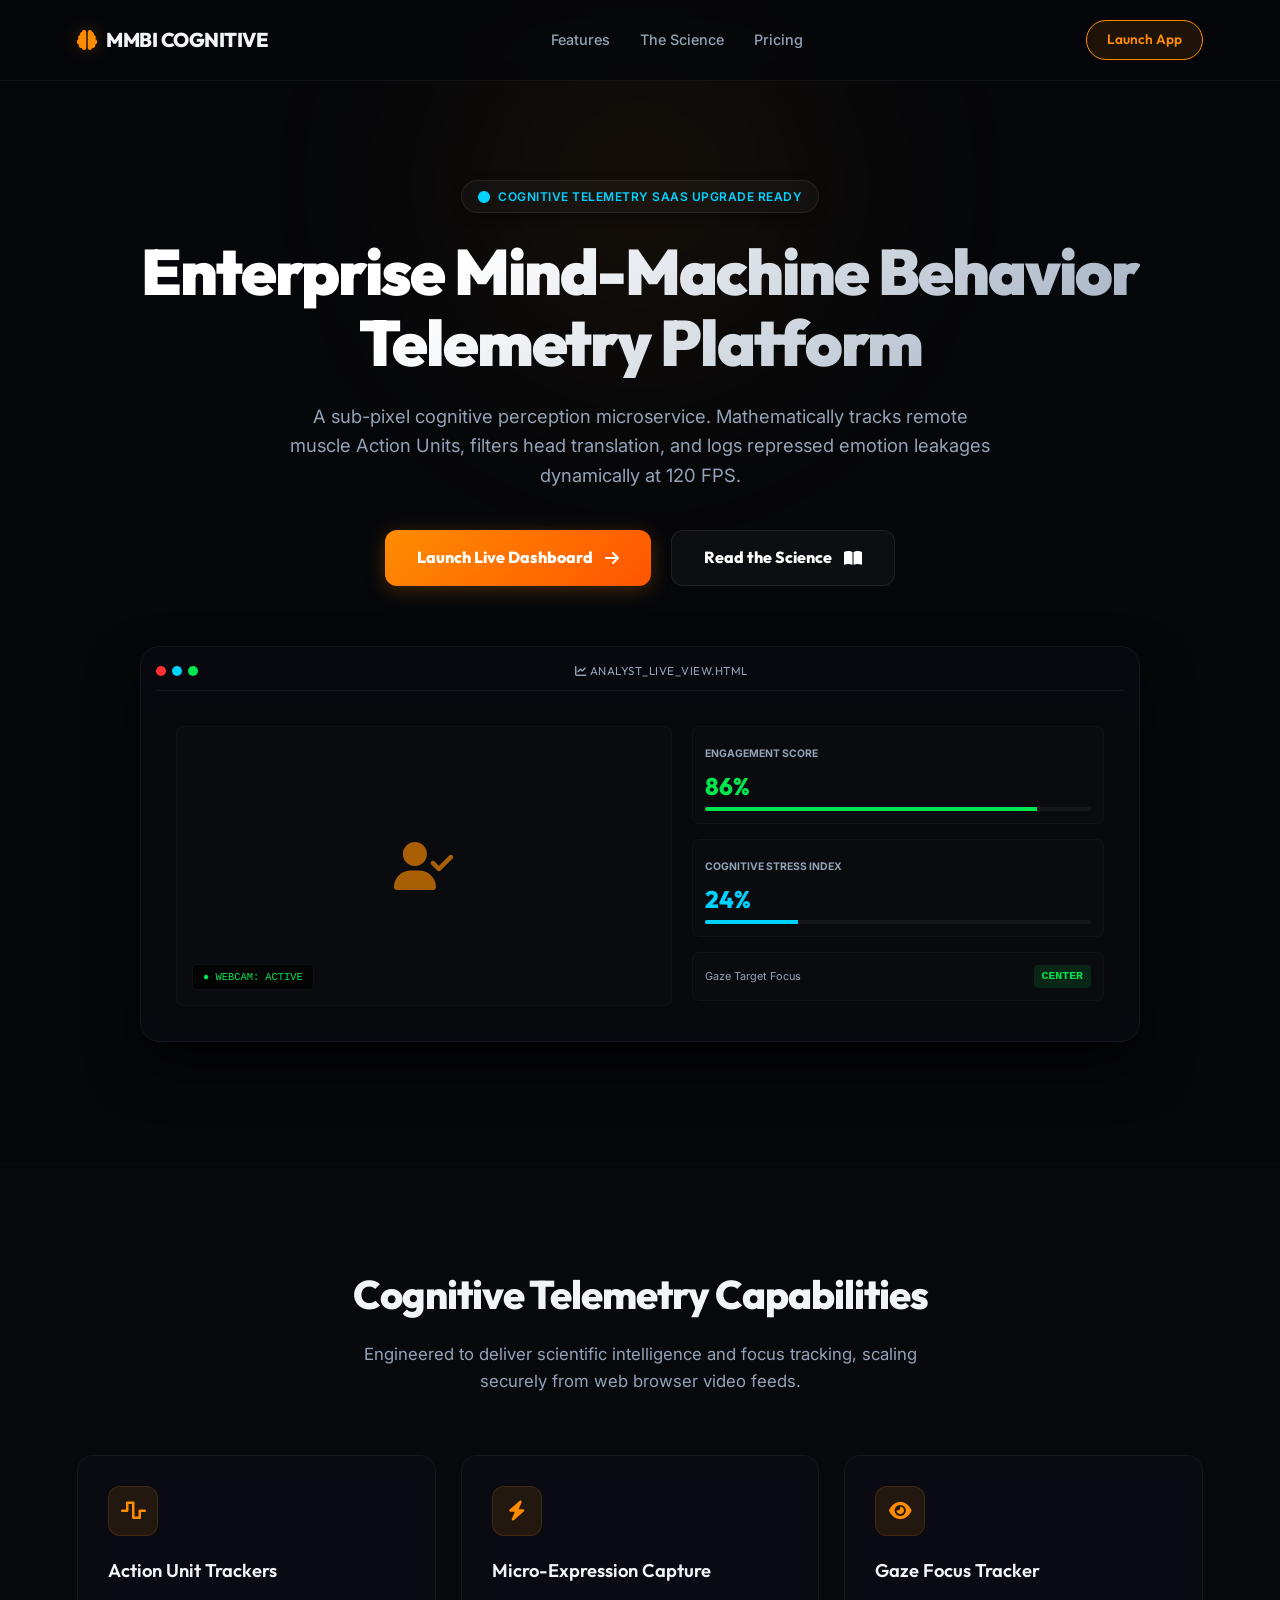
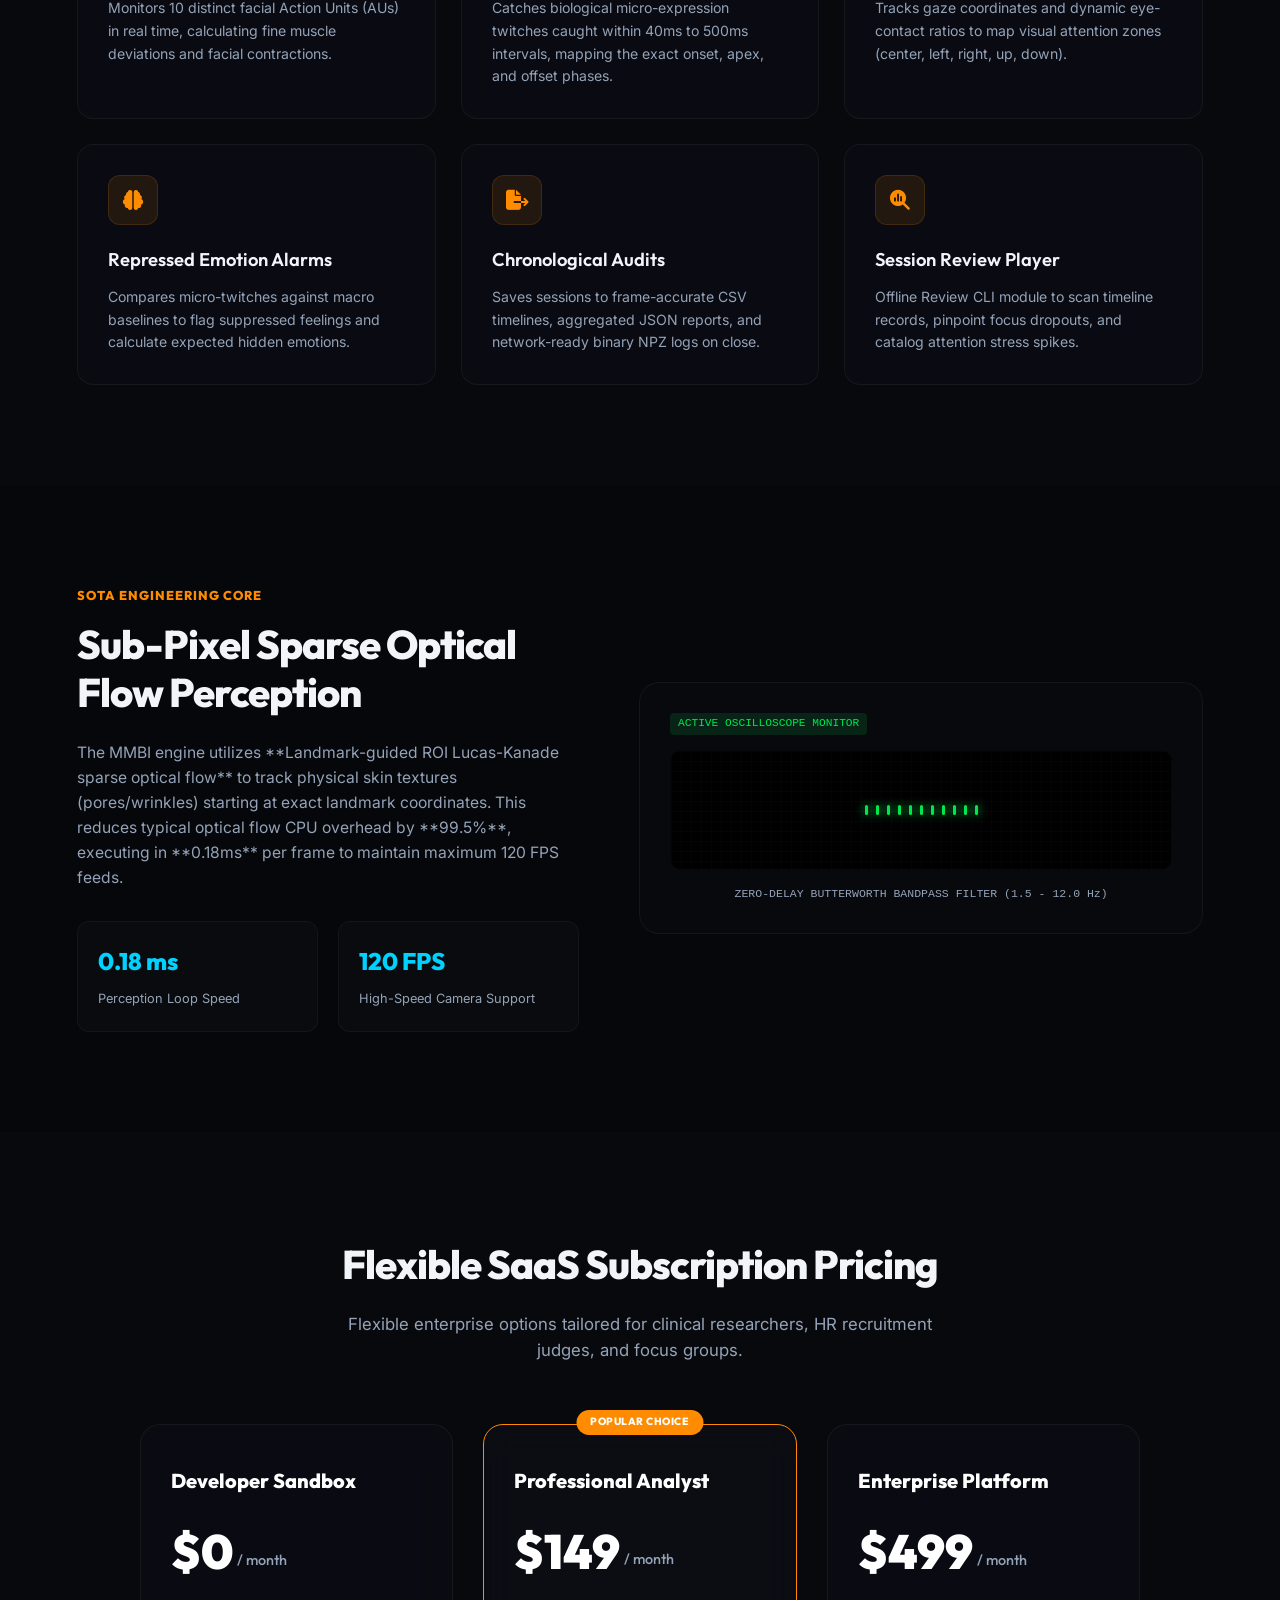
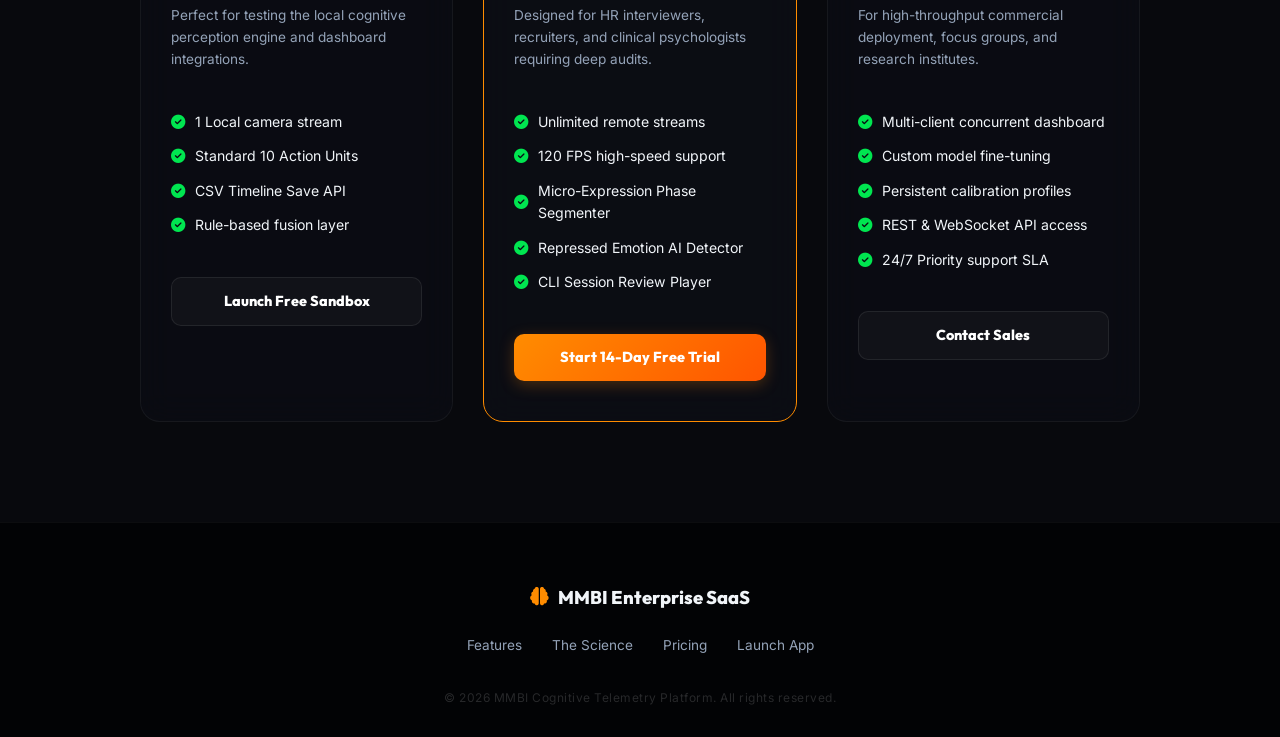
<file: web/index.html>
<!DOCTYPE html>
<html lang="en">
<head>
    <meta charset="UTF-8">
    <meta name="viewport" content="width=device-width, initial-scale=1.0">
    <title>MMBI Enterprise - Cognitive Telemetry SaaS</title>
    <!-- Premium Typography & Icons -->
    <link href="https://fonts.googleapis.com/css2?family=Inter:wght@300;400;500;600;700&family=Outfit:wght@400;600;800;900&display=swap" rel="stylesheet">
    <link href="https://cdnjs.cloudflare.com/ajax/libs/font-awesome/6.4.0/css/all.min.css" rel="stylesheet">
    <style>
        /* ── Design System & CSS Tokens ──────────────────────────────────────── */
        :root {
            --bg-base: #06070a;
            --bg-surface: rgba(15, 17, 26, 0.45);
            --border-glow: rgba(255, 255, 255, 0.05);
            --primary: #ff8c00;
            --primary-glow: rgba(255, 140, 0, 0.25);
            --secondary: #00d2ff;
            --secondary-glow: rgba(0, 210, 255, 0.25);
            --success: #00e650;
            --danger: #ff3030;
            --text-main: #f1f5f9;
            --text-muted: #94a3b8;
            --font-outfit: 'Outfit', sans-serif;
            --font-inter: 'Inter', sans-serif;
        }

        * {
            margin: 0;
            padding: 0;
            box-sizing: border-box;
        }

        body {
            background-color: var(--bg-base);
            color: var(--text-main);
            font-family: var(--font-inter);
            overflow-x: hidden;
            line-height: 1.6;
        }

        /* Webkit Scrollbar */
        ::-webkit-scrollbar {
            width: 6px;
        }
        ::-webkit-scrollbar-track {
            background: #08090c;
        }
        ::-webkit-scrollbar-thumb {
            background: #1e293b;
            border-radius: 4px;
        }
        ::-webkit-scrollbar-thumb:hover {
            background: var(--primary);
        }

        /* ── Header ──────────────────────────────────────────────────────────── */
        header {
            display: flex;
            justify-content: space-between;
            align-items: center;
            padding: 20px 6%;
            background: rgba(6, 7, 10, 0.8);
            backdrop-filter: blur(12px);
            border-bottom: 1px solid rgba(255, 255, 255, 0.05);
            position: fixed;
            top: 0;
            left: 0;
            right: 0;
            z-index: 1000;
        }

        .logo {
            display: flex;
            align-items: center;
            gap: 10px;
            font-family: var(--font-outfit);
            font-weight: 800;
            font-size: 1.25rem;
            letter-spacing: -0.5px;
        }

        .logo i {
            color: var(--primary);
            filter: drop-shadow(0 0 8px var(--primary-glow));
        }

        .nav-links {
            display: flex;
            gap: 30px;
            list-style: none;
        }

        .nav-links a {
            color: var(--text-muted);
            text-decoration: none;
            font-size: 0.9rem;
            font-weight: 500;
            transition: all 0.3s ease;
        }

        .nav-links a:hover {
            color: var(--primary);
        }

        .cta-header-btn {
            background: rgba(255, 140, 0, 0.1);
            border: 1px solid var(--primary);
            color: var(--primary);
            padding: 8px 20px;
            border-radius: 40px;
            text-decoration: none;
            font-size: 0.85rem;
            font-weight: 600;
            font-family: var(--font-outfit);
            transition: all 0.3s ease;
        }

        .cta-header-btn:hover {
            background: var(--primary);
            color: #ffffff;
            box-shadow: 0 0 15px var(--primary-glow);
            transform: translateY(-2px);
        }

        /* ── Hero Section ────────────────────────────────────────────────────── */
        .hero {
            position: relative;
            padding: 180px 6% 120px 6%;
            display: flex;
            flex-direction: column;
            align-items: center;
            text-align: center;
            overflow: hidden;
        }

        .hero::before {
            content: '';
            position: absolute;
            top: -10%;
            left: 50%;
            transform: translateX(-50%);
            width: 600px;
            height: 600px;
            background: radial-gradient(circle, rgba(255, 140, 0, 0.08) 0%, rgba(6, 7, 10, 0) 70%);
            z-index: -1;
            filter: blur(80px);
        }

        .hero-badge {
            background: rgba(255, 255, 255, 0.03);
            border: 1px solid rgba(255, 255, 255, 0.08);
            border-radius: 40px;
            padding: 6px 16px;
            font-size: 0.75rem;
            font-weight: 600;
            color: var(--secondary);
            margin-bottom: 24px;
            letter-spacing: 0.5px;
            text-transform: uppercase;
            display: flex;
            align-items: center;
            gap: 8px;
            box-shadow: 0 4px 12px rgba(0, 0, 0, 0.3);
        }

        .hero-badge i {
            animation: pulse-dot 1.5s infinite alternate;
        }

        @keyframes pulse-dot {
            0% { opacity: 0.5; }
            100% { opacity: 1; filter: drop-shadow(0 0 4px var(--secondary)); }
        }

        .hero h1 {
            font-family: var(--font-outfit);
            font-size: 4rem;
            font-weight: 900;
            line-height: 1.1;
            letter-spacing: -2px;
            margin-bottom: 24px;
            max-width: 1000px;
            background: linear-gradient(135deg, #ffffff 30%, #a0aec0 100%);
            -webkit-background-clip: text;
            -webkit-text-fill-color: transparent;
        }

        .hero p {
            font-size: 1.15rem;
            color: var(--text-muted);
            max-width: 700px;
            margin-bottom: 40px;
        }

        .hero-ctas {
            display: flex;
            gap: 20px;
            margin-bottom: 60px;
        }

        .btn-primary {
            background: linear-gradient(135deg, var(--primary), #ff5500);
            color: #ffffff;
            border: none;
            padding: 14px 32px;
            border-radius: 12px;
            font-family: var(--font-outfit);
            font-weight: 800;
            font-size: 1rem;
            text-decoration: none;
            cursor: pointer;
            transition: all 0.3s ease;
            box-shadow: 0 4px 20px var(--primary-glow);
            display: flex;
            align-items: center;
            gap: 12px;
        }

        .btn-primary:hover {
            transform: translateY(-3px);
            box-shadow: 0 6px 25px rgba(255, 140, 0, 0.4);
        }

        .btn-secondary {
            background: rgba(255, 255, 255, 0.03);
            border: 1px solid rgba(255, 255, 255, 0.08);
            color: #ffffff;
            padding: 14px 32px;
            border-radius: 12px;
            font-family: var(--font-outfit);
            font-weight: 800;
            font-size: 1rem;
            text-decoration: none;
            cursor: pointer;
            transition: all 0.3s ease;
            display: flex;
            align-items: center;
            gap: 12px;
        }

        .btn-secondary:hover {
            background: rgba(255, 255, 255, 0.06);
            border-color: rgba(255, 255, 255, 0.15);
            transform: translateY(-3px);
        }

        /* Mockup Glass Container */
        .mockup-container {
            width: 90%;
            max-width: 1000px;
            background: rgba(15, 17, 26, 0.35);
            backdrop-filter: blur(20px);
            border: 1px solid rgba(255, 255, 255, 0.05);
            border-radius: 20px;
            padding: 15px;
            box-shadow: 0 25px 50px rgba(0, 0, 0, 0.6);
            position: relative;
        }

        .mockup-header {
            display: flex;
            justify-content: space-between;
            align-items: center;
            border-bottom: 1px solid rgba(255, 255, 255, 0.05);
            padding-bottom: 10px;
            margin-bottom: 15px;
        }

        .mockup-dots {
            display: flex;
            gap: 6px;
        }

        .mockup-dot {
            width: 10px;
            height: 10px;
            border-radius: 50%;
            background: rgba(255, 255, 255, 0.15);
        }

        .mockup-dot.red { background: var(--danger); }
        .mockup-dot.yellow { background: var(--secondary); }
        .mockup-dot.green { background: var(--success); }

        .mockup-title {
            font-size: 0.72rem;
            font-family: var(--font-outfit);
            color: var(--text-muted);
            letter-spacing: 0.5px;
            text-transform: uppercase;
        }

        .mockup-img {
            width: 100%;
            height: auto;
            border-radius: 12px;
            border: 1px solid rgba(255, 255, 255, 0.03);
            display: block;
        }

        /* ── Features Section ────────────────────────────────────────────────── */
        .features {
            padding: 100px 6%;
            background: rgba(15, 17, 26, 0.2);
            position: relative;
        }

        .section-header {
            text-align: center;
            margin-bottom: 60px;
        }

        .section-header h2 {
            font-family: var(--font-outfit);
            font-size: 2.5rem;
            font-weight: 800;
            margin-bottom: 15px;
            letter-spacing: -1px;
        }

        .section-header p {
            color: var(--text-muted);
            font-size: 1.05rem;
            max-width: 600px;
            margin: 0 auto;
        }

        .features-grid {
            display: grid;
            grid-template-columns: repeat(auto-fit, minmax(280px, 1fr));
            gap: 25px;
        }

        .feature-card {
            background: var(--bg-surface);
            backdrop-filter: blur(12px);
            border: 1px solid var(--border-glow);
            border-radius: 16px;
            padding: 30px;
            transition: all 0.3s ease;
            cursor: default;
        }

        .feature-card:hover {
            transform: translateY(-5px);
            border-color: rgba(255, 255, 255, 0.1);
            background: rgba(15, 17, 26, 0.6);
        }

        .feature-icon {
            width: 50px;
            height: 50px;
            border-radius: 12px;
            background: rgba(255, 140, 0, 0.1);
            border: 1px solid rgba(255, 140, 0, 0.15);
            display: flex;
            justify-content: center;
            align-items: center;
            font-size: 1.25rem;
            color: var(--primary);
            margin-bottom: 20px;
            transition: all 0.3s ease;
        }

        .feature-card:hover .feature-icon {
            background: var(--primary);
            color: #ffffff;
            box-shadow: 0 0 15px var(--primary-glow);
        }

        .feature-card h3 {
            font-family: var(--font-outfit);
            font-size: 1.15rem;
            font-weight: 600;
            margin-bottom: 12px;
        }

        .feature-card p {
            color: var(--text-muted);
            font-size: 0.88rem;
        }

        /* ── Science Section ─────────────────────────────────────────────────── */
        .science {
            padding: 100px 6%;
            display: flex;
            align-items: center;
            gap: 60px;
            position: relative;
        }

        .science-content {
            flex: 1;
        }

        .science-tag {
            color: var(--primary);
            font-family: var(--font-outfit);
            font-size: 0.8rem;
            font-weight: 800;
            text-transform: uppercase;
            letter-spacing: 1px;
            margin-bottom: 15px;
            display: block;
        }

        .science h2 {
            font-family: var(--font-outfit);
            font-size: 2.5rem;
            font-weight: 800;
            line-height: 1.2;
            letter-spacing: -1px;
            margin-bottom: 24px;
        }

        .science p {
            color: var(--text-muted);
            margin-bottom: 30px;
            font-size: 0.98rem;
        }

        .science-metrics {
            display: grid;
            grid-template-columns: 1fr 1fr;
            gap: 20px;
        }

        .science-metric-card {
            background: rgba(255, 255, 255, 0.02);
            border: 1px solid rgba(255, 255, 255, 0.04);
            border-radius: 12px;
            padding: 20px;
        }

        .science-metric-card h4 {
            font-family: var(--font-outfit);
            font-size: 1.5rem;
            font-weight: 800;
            color: var(--secondary);
            margin-bottom: 5px;
        }

        .science-metric-card span {
            font-size: 0.8rem;
            color: var(--text-muted);
        }

        .science-visual {
            flex: 1;
            background: rgba(15, 17, 26, 0.3);
            border: 1px solid var(--border-glow);
            border-radius: 20px;
            padding: 30px;
            display: flex;
            flex-direction: column;
            gap: 15px;
            backdrop-filter: blur(12px);
        }

        .wave-oscilloscope {
            background: #000000;
            border-radius: 10px;
            border: 1px solid rgba(255, 255, 255, 0.03);
            height: 120px;
            padding: 20px;
            display: flex;
            align-items: center;
            justify-content: center;
            gap: 8px;
            position: relative;
            overflow: hidden;
        }

        .wave-grid {
            position: absolute;
            top: 0;
            left: 0;
            right: 0;
            bottom: 0;
            background: linear-gradient(rgba(0, 230, 80, 0.03) 1px, transparent 1px),
                        linear-gradient(90deg, rgba(0, 230, 80, 0.03) 1px, transparent 1px);
            background-size: 10px 10px;
        }

        .wave-bar {
            width: 3px;
            height: 10px;
            background: var(--success);
            border-radius: 4px;
            box-shadow: 0 0 10px var(--success);
            animation: bounce 0.6s infinite alternate;
        }

        .wave-bar:nth-child(2) { animation-delay: 0.1s; }
        .wave-bar:nth-child(3) { animation-delay: 0.2s; }
        .wave-bar:nth-child(4) { animation-delay: 0.3s; }
        .wave-bar:nth-child(5) { animation-delay: 0.15s; }
        .wave-bar:nth-child(6) { animation-delay: 0.25s; }

        @keyframes bounce {
            0% { height: 10px; }
            100% { height: 70px; }
        }

        .fsm-tag {
            font-family: monospace;
            font-size: 0.7rem;
            background: rgba(0, 230, 80, 0.12);
            color: var(--success);
            padding: 2px 8px;
            border-radius: 4px;
            align-self: flex-start;
        }

        /* ── Pricing Section ─────────────────────────────────────────────────── */
        .pricing {
            padding: 100px 6%;
            background: rgba(15, 17, 26, 0.2);
        }

        .pricing-grid {
            display: grid;
            grid-template-columns: repeat(auto-fit, minmax(280px, 1fr));
            gap: 30px;
            max-width: 1000px;
            margin: 0 auto;
        }

        .pricing-card {
            background: var(--bg-surface);
            backdrop-filter: blur(16px);
            border: 1px solid var(--border-glow);
            border-radius: 20px;
            padding: 40px 30px;
            display: flex;
            flex-direction: column;
            gap: 20px;
            transition: all 0.3s ease;
            position: relative;
        }

        .pricing-card.popular {
            border-color: var(--primary);
            background: rgba(15, 17, 26, 0.55);
        }

        .pricing-card.popular::before {
            content: 'POPULAR CHOICE';
            position: absolute;
            top: -15px;
            left: 50%;
            transform: translateX(-50%);
            background: var(--primary);
            color: #ffffff;
            font-size: 0.65rem;
            font-weight: 800;
            font-family: var(--font-outfit);
            padding: 4px 14px;
            border-radius: 40px;
            letter-spacing: 0.5px;
        }

        .pricing-card:hover {
            transform: translateY(-5px);
            border-color: rgba(255, 255, 255, 0.1);
        }

        .pricing-card.popular:hover {
            border-color: var(--primary);
            box-shadow: 0 10px 30px rgba(255, 140, 0, 0.1);
        }

        .price-tier {
            font-family: var(--font-outfit);
            font-weight: 800;
            font-size: 1.25rem;
            color: #ffffff;
        }

        .price-cost {
            font-family: var(--font-outfit);
            font-size: 3rem;
            font-weight: 900;
            color: #ffffff;
            line-height: 1;
            display: flex;
            align-items: flex-end;
            gap: 4px;
            margin: 10px 0;
        }

        .price-cost span {
            font-size: 0.9rem;
            color: var(--text-muted);
            font-weight: 500;
            margin-bottom: 8px;
        }

        .price-desc {
            color: var(--text-muted);
            font-size: 0.85rem;
        }

        .pricing-features {
            list-style: none;
            display: flex;
            flex-direction: column;
            gap: 12px;
            margin: 20px 0;
        }

        .pricing-features li {
            font-size: 0.88rem;
            color: var(--text-main);
            display: flex;
            align-items: center;
            gap: 10px;
        }

        .pricing-features li i {
            color: var(--success);
            font-size: 0.9rem;
        }

        .pricing-btn {
            background: rgba(255, 255, 255, 0.03);
            border: 1px solid rgba(255, 255, 255, 0.08);
            color: #ffffff;
            padding: 12px;
            border-radius: 10px;
            text-align: center;
            font-family: var(--font-outfit);
            font-weight: 800;
            font-size: 0.9rem;
            text-decoration: none;
            transition: all 0.3s ease;
        }

        .pricing-card.popular .pricing-btn {
            background: linear-gradient(135deg, var(--primary), #ff5500);
            border: none;
            box-shadow: 0 4px 15px var(--primary-glow);
        }

        .pricing-btn:hover {
            background: rgba(255, 255, 255, 0.06);
            transform: translateY(-2px);
        }

        .pricing-card.popular .pricing-btn:hover {
            background: linear-gradient(135deg, #ff9e22, #ff6600);
            box-shadow: 0 6px 20px rgba(255, 140, 0, 0.35);
        }

        /* ── Footer ──────────────────────────────────────────────────────────── */
        footer {
            background: #020305;
            border-top: 1px solid rgba(255, 255, 255, 0.04);
            padding: 60px 6% 30px 6%;
            text-align: center;
        }

        .footer-logo {
            display: flex;
            justify-content: center;
            align-items: center;
            gap: 10px;
            font-family: var(--font-outfit);
            font-weight: 800;
            font-size: 1.15rem;
            margin-bottom: 20px;
        }

        .footer-logo i {
            color: var(--primary);
        }

        .footer-links {
            display: flex;
            justify-content: center;
            gap: 30px;
            list-style: none;
            margin-bottom: 30px;
        }

        .footer-links a {
            color: var(--text-muted);
            text-decoration: none;
            font-size: 0.85rem;
            transition: all 0.3s ease;
        }

        .footer-links a:hover {
            color: var(--primary);
        }

        .copyright {
            color: rgba(255, 255, 255, 0.15);
            font-size: 0.75rem;
            letter-spacing: 0.5px;
        }
    </style>
</head>
<body>

    <!-- ── Header ──────────────────────────────────────────────────────────── -->
    <header>
        <div class="logo">
            <i class="fa-solid fa-brain"></i>
            <span>MMBI COGNITIVE</span>
        </div>
        <ul class="nav-links">
            <li><a href="#features">Features</a></li>
            <li><a href="#science">The Science</a></li>
            <li><a href="#pricing">Pricing</a></li>
        </ul>
        <a href="/dashboard.html" class="cta-header-btn">Launch App</a>
    </header>

    <!-- ── Hero Section ────────────────────────────────────────────────────── -->
    <section class="hero">
        <div class="hero-badge">
            <i class="fa-solid fa-circle" style="color: var(--secondary);"></i>
            <span>Cognitive Telemetry SaaS Upgrade Ready</span>
        </div>
        <h1>Enterprise Mind-Machine Behavior Telemetry Platform</h1>
        <p>A sub-pixel cognitive perception microservice. Mathematically tracks remote muscle Action Units, filters head translation, and logs repressed emotion leakages dynamically at 120 FPS.</p>
        
        <div class="hero-ctas">
            <a href="/dashboard.html" class="btn-primary">
                <span>Launch Live Dashboard</span>
                <i class="fa-solid fa-arrow-right"></i>
            </a>
            <a href="#science" class="btn-secondary">
                <span>Read the Science</span>
                <i class="fa-solid fa-book-open"></i>
            </a>
        </div>

        <!-- Dynamic Dashboard Mockup Card -->
        <div class="mockup-container">
            <div class="mockup-header">
                <div class="mockup-dots">
                    <span class="mockup-dot red"></span>
                    <span class="mockup-dot yellow"></span>
                    <span class="mockup-dot green"></span>
                </div>
                <div class="mockup-title"><i class="fa-solid fa-chart-line"></i> analyst_live_view.html</div>
                <div></div>
            </div>
            <!-- Glassmorphic Dashboard Animated Preview -->
            <div style="background: #08090c; border-radius: 12px; padding: 20px; text-align: left; display: flex; gap: 20px;">
                <div style="flex: 1.2; background: rgba(255,255,255,0.01); border: 1px solid rgba(255,255,255,0.03); border-radius: 8px; height: 280px; position: relative; overflow: hidden; display: flex; align-items: center; justify-content: center; color: var(--text-muted);">
                    <i class="fa-solid fa-user-check" style="font-size: 3rem; color: var(--primary); opacity: 0.65;"></i>
                    <div style="position: absolute; bottom: 15px; left: 15px; background: rgba(0,0,0,0.6); padding: 4px 10px; border-radius: 4px; font-size: 0.65rem; font-family: monospace; border: 1px solid rgba(255,255,255,0.05); color: var(--success);">
                        ● WEBCAM: ACTIVE
                    </div>
                </div>
                <div style="flex: 1; display: flex; flex-direction: column; gap: 15px;">
                    <div style="background: rgba(255,255,255,0.01); border: 1px solid rgba(255,255,255,0.03); border-radius: 8px; padding: 12px;">
                        <span style="font-size: 0.65rem; color: var(--text-muted); font-weight: 700; text-transform: uppercase;">Engagement Score</span>
                        <div style="font-size: 1.5rem; font-family: var(--font-outfit); font-weight: 800; color: var(--success); margin: 2px 0;">86%</div>
                        <div style="width: 100%; height: 4px; background: rgba(255,255,255,0.05); border-radius: 10px; overflow: hidden;">
                            <div style="width: 86%; height: 100%; background: var(--success);"></div>
                        </div>
                    </div>
                    <div style="background: rgba(255,255,255,0.01); border: 1px solid rgba(255,255,255,0.03); border-radius: 8px; padding: 12px;">
                        <span style="font-size: 0.65rem; color: var(--text-muted); font-weight: 700; text-transform: uppercase;">Cognitive Stress Index</span>
                        <div style="font-size: 1.5rem; font-family: var(--font-outfit); font-weight: 800; color: var(--secondary); margin: 2px 0;">24%</div>
                        <div style="width: 100%; height: 4px; background: rgba(255,255,255,0.05); border-radius: 10px; overflow: hidden;">
                            <div style="width: 24%; height: 100%; background: var(--secondary);"></div>
                        </div>
                    </div>
                    <div style="background: rgba(255,255,255,0.01); border: 1px solid rgba(255,255,255,0.03); border-radius: 8px; padding: 12px; display: flex; justify-content: space-between; align-items: center;">
                        <span style="font-size: 0.68rem; color: var(--text-muted);">Gaze Target Focus</span>
                        <span style="font-size: 0.72rem; font-weight: 800; background: rgba(0, 230, 80, 0.12); color: var(--success); padding: 2px 8px; border-radius: 4px; font-family: monospace;">CENTER</span>
                    </div>
                </div>
            </div>
        </div>
    </section>

    <!-- ── Features Section ────────────────────────────────────────────────── -->
    <section class="features" id="features">
        <div class="section-header">
            <h2>Cognitive Telemetry Capabilities</h2>
            <p>Engineered to deliver scientific intelligence and focus tracking, scaling securely from web browser video feeds.</p>
        </div>
        <div class="features-grid">
            <div class="feature-card">
                <div class="feature-icon"><i class="fa-solid fa-wave-square"></i></div>
                <h3>Action Unit Trackers</h3>
                <p>Monitors 10 distinct facial Action Units (AUs) in real time, calculating fine muscle deviations and facial contractions.</p>
            </div>
            <div class="feature-card">
                <div class="feature-icon"><i class="fa-solid fa-bolt"></i></div>
                <h3>Micro-Expression Capture</h3>
                <p>Catches biological micro-expression twitches caught within 40ms to 500ms intervals, mapping the exact onset, apex, and offset phases.</p>
            </div>
            <div class="feature-card">
                <div class="feature-icon"><i class="fa-solid fa-eye"></i></div>
                <h3>Gaze Focus Tracker</h3>
                <p>Tracks gaze coordinates and dynamic eye-contact ratios to map visual attention zones (center, left, right, up, down).</p>
            </div>
            <div class="feature-card">
                <div class="feature-icon"><i class="fa-solid fa-brain"></i></div>
                <h3>Repressed Emotion Alarms</h3>
                <p>Compares micro-twitches against macro baselines to flag suppressed feelings and calculate expected hidden emotions.</p>
            </div>
            <div class="feature-card">
                <div class="feature-icon"><i class="fa-solid fa-file-export"></i></div>
                <h3>Chronological Audits</h3>
                <p>Saves sessions to frame-accurate CSV timelines, aggregated JSON reports, and network-ready binary NPZ logs on close.</p>
            </div>
            <div class="feature-card">
                <div class="feature-icon"><i class="fa-solid fa-magnifying-glass-chart"></i></div>
                <h3>Session Review Player</h3>
                <p>Offline Review CLI module to scan timeline records, pinpoint focus dropouts, and catalog attention stress spikes.</p>
            </div>
        </div>
    </section>

    <!-- ── Science Section ─────────────────────────────────────────────────── -->
    <section class="science" id="science">
        <div class="science-content">
            <span class="science-tag">SOTA Engineering Core</span>
            <h2>Sub-Pixel Sparse Optical Flow Perception</h2>
            <p>The MMBI engine utilizes **Landmark-guided ROI Lucas-Kanade sparse optical flow** to track physical skin textures (pores/wrinkles) starting at exact landmark coordinates. This reduces typical optical flow CPU overhead by **99.5%**, executing in **0.18ms** per frame to maintain maximum 120 FPS feeds.</p>
            
            <div class="science-metrics">
                <div class="science-metric-card">
                    <h4>0.18 ms</h4>
                    <span>Perception Loop Speed</span>
                </div>
                <div class="science-metric-card">
                    <h4>120 FPS</h4>
                    <span>High-Speed Camera Support</span>
                </div>
            </div>
        </div>
        <div class="science-visual">
            <span class="fsm-tag">ACTIVE OSCILLOSCOPE MONITOR</span>
            <div class="wave-oscilloscope">
                <div class="wave-grid"></div>
                <div class="wave-bar"></div>
                <div class="wave-bar"></div>
                <div class="wave-bar"></div>
                <div class="wave-bar"></div>
                <div class="wave-bar"></div>
                <div class="wave-bar"></div>
                <div class="wave-bar"></div>
                <div class="wave-bar"></div>
                <div class="wave-bar"></div>
                <div class="wave-bar"></div>
                <div class="wave-bar"></div>
            </div>
            <div style="font-size: 0.72rem; color: var(--text-muted); text-align: center; font-family: monospace;">
                ZERO-DELAY BUTTERWORTH BANDPASS FILTER (1.5 - 12.0 Hz)
            </div>
        </div>
    </section>

    <!-- ── Pricing Section ─────────────────────────────────────────────────── -->
    <section class="pricing" id="pricing">
        <div class="section-header">
            <h2>Flexible SaaS Subscription Pricing</h2>
            <p>Flexible enterprise options tailored for clinical researchers, HR recruitment judges, and focus groups.</p>
        </div>
        <div class="pricing-grid">
            <div class="pricing-card">
                <div class="price-tier">Developer Sandbox</div>
                <div class="price-cost">$0<span>/ month</span></div>
                <p class="price-desc">Perfect for testing the local cognitive perception engine and dashboard integrations.</p>
                <ul class="pricing-features">
                    <li><i class="fa-solid fa-circle-check"></i> 1 Local camera stream</li>
                    <li><i class="fa-solid fa-circle-check"></i> Standard 10 Action Units</li>
                    <li><i class="fa-solid fa-circle-check"></i> CSV Timeline Save API</li>
                    <li><i class="fa-solid fa-circle-check"></i> Rule-based fusion layer</li>
                </ul>
                <a href="/dashboard.html" class="pricing-btn">Launch Free Sandbox</a>
            </div>

            <div class="pricing-card popular">
                <div class="price-tier">Professional Analyst</div>
                <div class="price-cost">$149<span>/ month</span></div>
                <p class="price-desc">Designed for HR interviewers, recruiters, and clinical psychologists requiring deep audits.</p>
                <ul class="pricing-features">
                    <li><i class="fa-solid fa-circle-check"></i> Unlimited remote streams</li>
                    <li><i class="fa-solid fa-circle-check"></i> 120 FPS high-speed support</li>
                    <li><i class="fa-solid fa-circle-check"></i> Micro-Expression Phase Segmenter</li>
                    <li><i class="fa-solid fa-circle-check"></i> Repressed Emotion AI Detector</li>
                    <li><i class="fa-solid fa-circle-check"></i> CLI Session Review Player</li>
                </ul>
                <a href="/dashboard.html" class="pricing-btn">Start 14-Day Free Trial</a>
            </div>

            <div class="pricing-card">
                <div class="price-tier">Enterprise Platform</div>
                <div class="price-cost">$499<span>/ month</span></div>
                <p class="price-desc">For high-throughput commercial deployment, focus groups, and research institutes.</p>
                <ul class="pricing-features">
                    <li><i class="fa-solid fa-circle-check"></i> Multi-client concurrent dashboard</li>
                    <li><i class="fa-solid fa-circle-check"></i> Custom model fine-tuning</li>
                    <li><i class="fa-solid fa-circle-check"></i> Persistent calibration profiles</li>
                    <li><i class="fa-solid fa-circle-check"></i> REST & WebSocket API access</li>
                    <li><i class="fa-solid fa-circle-check"></i> 24/7 Priority support SLA</li>
                </ul>
                <a href="/dashboard.html" class="pricing-btn">Contact Sales</a>
            </div>
        </div>
    </section>

    <!-- ── Footer ──────────────────────────────────────────────────────────── -->
    <footer>
        <div class="footer-logo">
            <i class="fa-solid fa-brain"></i>
            <span>MMBI Enterprise SaaS</span>
        </div>
        <ul class="footer-links">
            <li><a href="#features">Features</a></li>
            <li><a href="#science">The Science</a></li>
            <li><a href="#pricing">Pricing</a></li>
            <li><a href="/dashboard.html">Launch App</a></li>
        </ul>
        <div class="copyright">
            &copy; 2026 MMBI Cognitive Telemetry Platform. All rights reserved.
        </div>
    </footer>

</body>
</html>
</file>
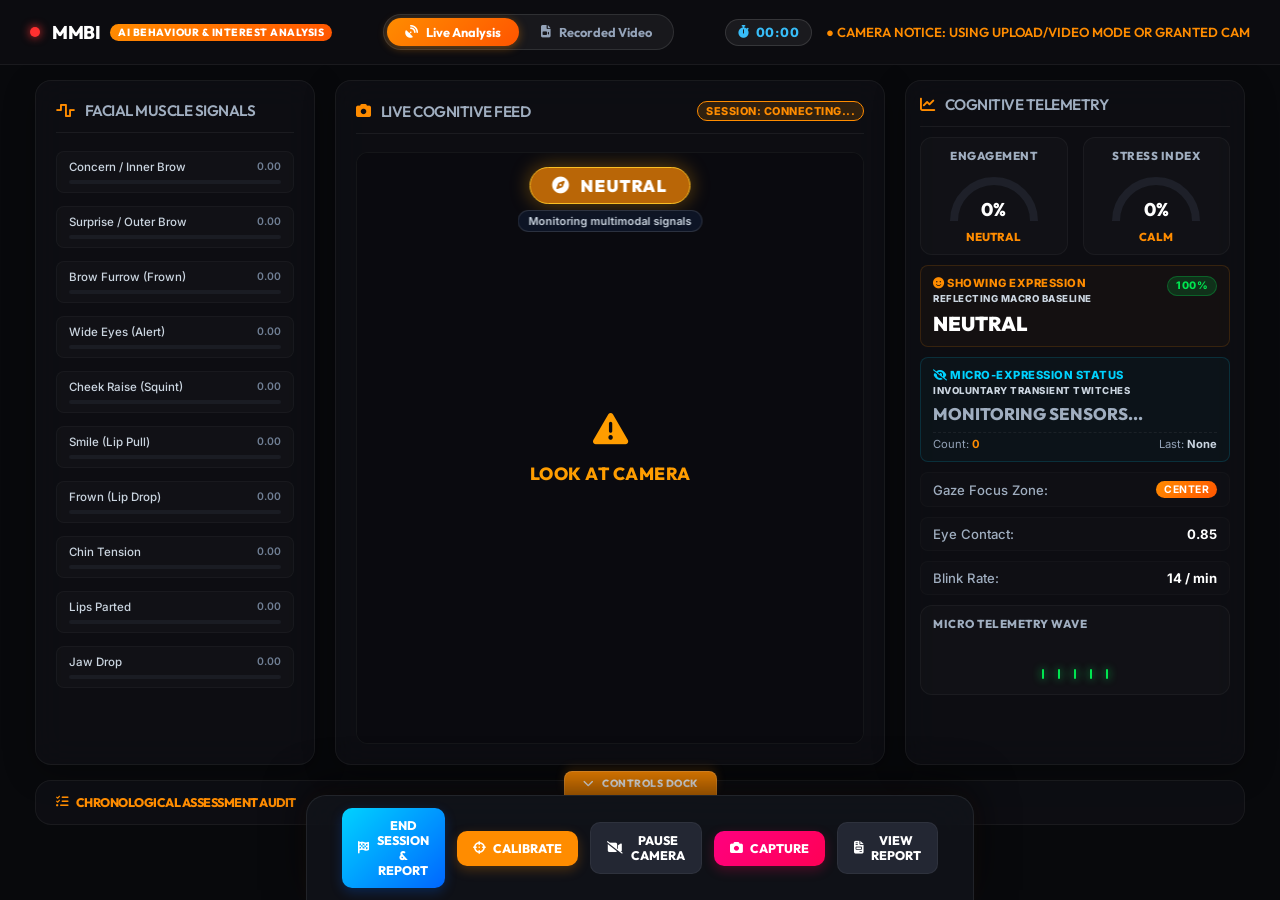
<file: web/dashboard.html>
<!DOCTYPE html>
<html lang="en">
<head>
    <meta charset="UTF-8">
    <meta name="viewport" content="width=device-width, initial-scale=1.0">
    <title>MMBI Enterprise - Behaviour & Interest Analysis Platform</title>
    <meta http-equiv="Cache-Control" content="no-cache, no-store, must-revalidate">
    <!-- Modern Typography & Icons -->
    <link href="https://fonts.googleapis.com/css2?family=Inter:wght@300;400;500;600;700&family=Outfit:wght@400;600;700;800;900&display=swap" rel="stylesheet">
    <link href="https://cdnjs.cloudflare.com/ajax/libs/font-awesome/6.4.0/css/all.min.css" rel="stylesheet">
    <link rel="stylesheet" href="styles.css">
</head>
<body>

    <!-- ── Header Bar ──────────────────────────────────────────────────────── -->
    <header class="main-header">
        <div class="header-logo">
            <span class="pulse-dot" id="connection-dot"></span>
            <h1>MMBI <span class="badge">AI BEHAVIOUR & INTEREST ANALYSIS</span></h1>
        </div>

        <!-- Mode Switcher Tabs -->
        <div class="mode-switcher">
            <button class="mode-tab active" id="tab-live"><i class="fa-solid fa-satellite-dish"></i> Live Analysis</button>
            <button class="mode-tab" id="tab-recorded"><i class="fa-solid fa-file-video"></i> Recorded Video</button>
        </div>

        <div style="display: flex; align-items: center; gap: 14px;">
            <div id="session-timer-badge" class="badge" style="background: rgba(255, 255, 255, 0.06); border: 1px solid rgba(255,255,255,0.12); color: #38bdf8; font-size: 0.8rem; padding: 5px 12px; display: flex; align-items: center; gap: 6px;">
                <i class="fa-solid fa-stopwatch"></i> <span id="session-duration">00:00</span>
            </div>
            <select id="camera-select" class="camera-dropdown" style="display: none;"></select>
            <div class="header-status" id="system-status">
                ● SYSTEM INITIALISING...
            </div>
        </div>
    </header>

    <!-- ── Grid Layout ─────────────────────────────────────────────────────── -->
    <main class="dashboard-grid">

        <!-- 1. LEFT PANEL: Muscle AU Devs -->
        <section class="panel panel-left">
            <div class="panel-header">
                <h2><i class="fa-solid fa-wave-square"></i> FACIAL MUSCLE SIGNALS</h2>
            </div>
            <div class="au-list" id="au-container">
                <!-- Action Unit friendly progress bars (Populated by JS) -->
            </div>
        </section>

        <!-- 2. CENTER PANEL: Video Stream & Overlay Canvas -->
        <section class="panel panel-center">
            <div class="panel-header text-center" style="display: flex; justify-content: space-between; align-items: center;">
                <h2><i class="fa-solid fa-camera"></i> <span id="center-panel-title">LIVE COGNITIVE FEED</span></h2>
                <span id="session-id-display" class="badge" style="background: rgba(255, 140, 0, 0.15); border: 1px solid #ff8c00; color: #ff8c00; font-size: 0.68rem;">SESSION: CONNECTING...</span>
            </div>
            
            <!-- Live Media Container -->
            <div class="media-container" id="live-media-container">
                <video id="webcam" autoplay playsinline muted></video>
                <canvas id="overlay-canvas"></canvas>
                
                <!-- Prominent Current Interest State Display -->
                <div class="interest-state-overlay" id="interest-overlay">
                    <div class="interest-badge neutral" id="interest-badge">
                        <i class="fa-solid fa-compass" id="interest-icon"></i>
                        <span id="interest-badge-text">NEUTRAL</span>
                    </div>
                    <div class="signals-pill-container" id="signals-pill-container">
                        <span class="signal-pill">Monitoring multimodal signals</span>
                    </div>
                </div>

                <!-- Dynamic Pulsing Status Overlays -->
                <div class="no-face-overlay" id="no-face-alert">
                    <div class="alert-content">
                        <i class="fa-solid fa-triangle-exclamation"></i>
                        <span>LOOK AT CAMERA</span>
                    </div>
                </div>

                <!-- Suppressed/Repressed Hidden Emotion Alarm Banner -->
                <div class="repressed-banner" id="repressed-alert">
                    <span id="repressed-message">⚠ MICRO SPIKE DETECTED</span>
                </div>
            </div>

            <!-- Recorded Video Analysis Container (Active in Recorded Mode) -->
            <div class="recorded-workspace" id="recorded-workspace" style="display: none; padding: 15px; background: rgba(15, 17, 26, 0.45); border-radius: 14px; height: 100%; overflow-y: auto;">
                <div class="video-upload-dropzone" id="video-dropzone">
                    <i class="fa-solid fa-cloud-arrow-up"></i>
                    <h3 style="font-size: 1.15rem; color: #ffffff;">Upload Recorded Video for Session Analysis</h3>
                    <p style="font-size: 0.8rem; color: #94a3b8; max-width: 440px;">
                        Drag and drop your recorded session file here, or click to browse.<br/>
                        Supported formats: <strong>MP4, AVI, MOV, MKV</strong>
                    </p>
                    <span class="badge" style="background: rgba(255,140,0,0.18); color:#ff8c00; border:1px solid #ff8c00; font-size: 0.68rem;">
                        Preserves Original Video Timestamps & FPS
                    </span>
                    <input type="file" id="recorded-file-input" accept="video/mp4,video/avi,video/quicktime,video/x-matroska,.mp4,.avi,.mov,.mkv" style="display: none;">
                </div>

                <div id="recorded-preview-section" style="display: none; flex-direction: column; gap: 12px; margin-top: 15px;">
                    <div style="display: flex; justify-content: space-between; align-items: center;">
                        <span style="font-size: 0.8rem; color: #cbd5e1; font-weight: 600;"><i class="fa-solid fa-film"></i> Selected Video: <strong id="selected-video-name" style="color: #ff8c00;">video.mp4</strong></span>
                        <span id="video-filesize" class="badge" style="background: rgba(255,255,255,0.06); color: #94a3b8;">-</span>
                    </div>

                    <video id="recorded-preview-player" controls style="width: 100%; max-height: 260px; border-radius: 10px; background: #000; border: 1px solid rgba(255,255,255,0.1);"></video>
                    
                    <div style="display: flex; gap: 10px;">
                        <button class="btn btn-save" id="btn-start-video-analysis" style="flex: 2; padding: 12px; font-size: 0.95rem;">
                            <i class="fa-solid fa-play"></i> START COMPREHENSIVE ANALYSIS
                        </button>
                        <button class="btn btn-calibrate" id="btn-reupload-video" style="flex: 1;">
                            <i class="fa-solid fa-arrow-rotate-left"></i> CHANGE FILE
                        </button>
                    </div>
                </div>

                <!-- Video Processing Progress Card -->
                <div class="progress-container" id="video-progress-card" style="display: none;">
                    <div style="display: flex; justify-content: space-between; align-items: center;">
                        <strong style="color: #ff8c00; font-size: 0.85rem;"><i class="fa-solid fa-gear fa-spin"></i> FRAME-BY-FRAME MMBI ANALYSIS IN PROGRESS</strong>
                        <span id="video-progress-pct" style="font-weight: 800; color: #00d2ff;">0%</span>
                    </div>
                    <div class="progress-bar-bg">
                        <div class="progress-bar-fill" id="video-progress-bar"></div>
                    </div>
                    <div class="stats-grid-4">
                        <div class="stat-box">
                            <div class="stat-label">Processed Frames</div>
                            <div class="stat-val" id="stat-frames">0 / 0</div>
                        </div>
                        <div class="stat-box">
                            <div class="stat-label">Video Timestamp</div>
                            <div class="stat-val" id="stat-timestamp">00:00</div>
                        </div>
                        <div class="stat-box">
                            <div class="stat-label">Processing Rate</div>
                            <div class="stat-val" id="stat-fps">0.0 FPS</div>
                        </div>
                        <div class="stat-box">
                            <div class="stat-label">Micro Twitches</div>
                            <div class="stat-val" id="stat-mes" style="color: #ff3030;">0</div>
                        </div>
                    </div>
                    <div style="margin-top: 10px; display: flex; justify-content: space-between; align-items: center; background: rgba(0,0,0,0.3); padding: 8px 12px; border-radius: 6px;">
                        <span style="font-size: 0.75rem; color: #94a3b8;">Current Interest State:</span>
                        <span id="live-video-interest-pill" class="badge" style="background: #d97706; color: #fff;">ANALYZING...</span>
                    </div>
                </div>
            </div>
        </section>

        <!-- 3. RIGHT PANEL: Gauges & Telemetry -->
        <section class="panel panel-right">
            <div class="panel-header">
                <h2><i class="fa-solid fa-chart-line"></i> COGNITIVE TELEMETRY</h2>
            </div>

            <!-- Double Circular Gauges -->
            <div class="gauges-container">
                <div class="gauge-card">
                    <h3>ENGAGEMENT</h3>
                    <div class="gauge">
                        <svg viewBox="0 0 100 50">
                            <path class="gauge-bg" d="M 10 50 A 40 40 0 0 1 90 50" fill="none" stroke-width="8"/>
                            <path class="gauge-fill" id="eng-gauge" d="M 10 50 A 40 40 0 0 1 90 50" fill="none" stroke-width="8" stroke-dasharray="126" stroke-dashoffset="126"/>
                        </svg>
                        <div class="gauge-value" id="eng-val">0%</div>
                    </div>
                    <span class="label" id="eng-lbl">NEUTRAL</span>
                </div>

                <div class="gauge-card">
                    <h3>STRESS INDEX</h3>
                    <div class="gauge">
                        <svg viewBox="0 0 100 50">
                            <path class="gauge-bg" d="M 10 50 A 40 40 0 0 1 90 50" fill="none" stroke-width="8"/>
                            <path class="gauge-fill" id="str-gauge" d="M 10 50 A 40 40 0 0 1 90 50" fill="none" stroke-width="8" stroke-dasharray="126" stroke-dashoffset="126"/>
                        </svg>
                        <div class="gauge-value" id="str-val">0%</div>
                    </div>
                    <span class="label" id="str-lbl">CALM</span>
                </div>
            </div>

            <!-- Real-Time Emotion Profiler Cards -->
            <div class="metric-row" style="flex-direction: column; align-items: flex-start; gap: 4px; background: rgba(255, 140, 0, 0.03); border-color: rgba(255, 140, 0, 0.15); padding: 10px 12px;">
                <div style="display: flex; justify-content: space-between; width: 100%; font-size: 0.70rem; color: #ff8c00; font-weight: 800; letter-spacing: 0.5px; text-transform: uppercase; line-height: 1.3;">
                    <span><i class="fa-solid fa-face-smile"></i> SHOWING EXPRESSION<br><small style="color: #cbd5e0; font-size: 0.60rem;">Reflecting Macro Baseline</small></span>
                    <span id="macro-conf" class="badge badge-green" style="align-self: flex-start;">100%</span>
                </div>
                <div id="macro-val" style="font-family: 'Outfit', sans-serif; font-size: 1.25rem; font-weight: 900; color: #ffffff; text-transform: uppercase; margin-top: 2px;">NEUTRAL</div>
            </div>

            <div class="metric-row" style="flex-direction: column; align-items: flex-start; gap: 4px; background: rgba(0, 210, 255, 0.03); border-color: rgba(0, 210, 255, 0.15); padding: 10px 12px;">
                <div style="display: flex; justify-content: space-between; width: 100%; font-size: 0.70rem; color: #00d2ff; font-weight: 800; letter-spacing: 0.5px; text-transform: uppercase; line-height: 1.3;">
                    <span><i class="fa-solid fa-eye-slash"></i> MICRO-EXPRESSION STATUS<br><small style="color: #cbd5e0; font-size: 0.60rem;">Involuntary Transient Twitches</small></span>
                    <span id="micro-region-badge" class="badge badge-orange" style="display: none; padding: 2px 6px; font-size: 0.6rem; align-self: flex-start;">EYES</span>
                </div>
                <div id="micro-val" style="font-family: 'Outfit', sans-serif; font-size: 1.05rem; font-weight: 800; color: #a0aec0; text-transform: uppercase; margin-top: 2px;">MONITORING SENSORS...</div>
                
                <div style="display: flex; justify-content: space-between; width: 100%; font-size: 0.70rem; color: #94a3b8; margin-top: 4px; border-top: 1px dashed rgba(255,255,255,0.06); padding-top: 4px;">
                    <span>Count: <strong id="me-count-live" style="color: #ff8c00;">0</strong></span>
                    <span>Last: <strong id="me-last-live" style="color: #cbd5e1;">None</strong></span>
                </div>
            </div>

            <!-- Gaze & Attention Tracker -->
            <div class="metric-row">
                <span class="metric-label">Gaze Focus Zone:</span>
                <span class="metric-value badge" id="gaze-zone">CENTER</span>
            </div>
            <div class="metric-row">
                <span class="metric-label">Eye Contact:</span>
                <span class="metric-value" id="gaze-contact">0.85</span>
            </div>
            <div class="metric-row">
                <span class="metric-label">Blink Rate:</span>
                <span class="metric-value" id="blink-rate">14 / min</span>
            </div>

            <!-- Micro Oscilloscope Pulse Wave -->
            <div class="oscilloscope-container">
                <h3>MICRO TELEMETRY WAVE</h3>
                <div class="oscilloscope">
                    <div class="wave-line"></div>
                    <div class="wave-line"></div>
                    <div class="wave-line"></div>
                    <div class="wave-line"></div>
                    <div class="wave-line"></div>
                </div>
            </div>
        </section>
    </main>

    <!-- ── Controls & Audit Logs Footer ────────────────────────────────────── -->
    <footer class="analyst-footer">
        <div class="audit-log">
            <h3><i class="fa-solid fa-list-check"></i> CHRONOLOGICAL ASSESSMENT AUDIT</h3>
            <div class="table-wrapper">
                <table id="audit-table">
                    <thead>
                        <tr>
                            <th>TIME</th>
                            <th>REGION</th>
                            <th>LEAKED EMOTION</th>
                            <th>DURATION</th>
                            <th>TYPE</th>
                        </tr>
                    </thead>
                    <tbody id="audit-tbody">
                        <tr>
                            <td colspan="5" class="text-center">No transient twitches captured yet.</td>
                        </tr>
                    </tbody>
                </table>
            </div>
        </div>
    </footer>

    <!-- ── Fixed Sliding Glassmorphic Controls Dock ────────────────────────── -->
    <div class="sliding-dock-container" id="sliding-dock">
        <div class="dock-toggle-handle" id="dock-toggle">
            <i class="fa-solid fa-chevron-down" id="dock-toggle-icon"></i>
            <span>Controls Dock</span>
        </div>
        <div class="dock-content glass-dock">
            <div class="dock-buttons">
                <button class="btn btn-save" id="btn-toggle-session"><i class="fa-solid fa-flag-checkered"></i> END SESSION & REPORT</button>
                <button class="btn btn-calibrate" id="btn-calibrate"><i class="fa-solid fa-crosshairs"></i> CALIBRATE</button>
                <button class="btn btn-load" id="btn-toggle-camera"><i class="fa-solid fa-video-slash"></i> PAUSE CAMERA</button>
                <button class="btn btn-capture" id="btn-capture-snapshot"><i class="fa-solid fa-camera"></i> CAPTURE</button>
                <button class="btn btn-load" id="btn-view-report"><i class="fa-solid fa-file-invoice"></i> VIEW REPORT</button>
            </div>
        </div>
    </div>

    <!-- ── Comprehensive Post-Session Report Modal ──────────────────────────── -->
    <div id="report-modal" class="modal-overlay" style="display: none;">
        <div class="modal-content" style="max-width: 900px;">
            <div class="modal-header">
                <div>
                    <h2><i class="fa-solid fa-brain"></i> MMBI COMPLETE SESSION REPORT & AUDIT</h2>
                    <span id="rep-modal-subtitle" style="font-size: 0.75rem; color: #94a3b8;">Session Analysis Record</span>
                </div>
                <div style="display: flex; gap: 10px; align-items: center;">
                    <a id="rep-btn-download-pdf-top" href="#" target="_blank" class="btn-download-pdf" style="font-size: 0.8rem; padding: 6px 14px;">
                        <i class="fa-solid fa-file-pdf"></i> Download PDF
                    </a>
                    <button class="close-modal-btn" id="btn-close-modal">&times;</button>
                </div>
            </div>

            <div class="modal-body">
                <!-- Section A: Overview Cards -->
                <div class="modal-columns" style="margin-bottom: 15px;">
                    <div class="modal-col">
                        <h3><i class="fa-solid fa-circle-info"></i> A. Session Overview</h3>
                        <div class="report-stat-row"><span>Session ID:</span><strong id="rep-id">-</strong></div>
                        <div class="report-stat-row"><span>Analysis Type:</span><strong id="rep-type">-</strong></div>
                        <div class="report-stat-row"><span>Duration:</span><strong id="rep-dur">-</strong></div>
                        <div class="report-stat-row"><span>Total Frames:</span><strong id="rep-frames">-</strong></div>
                        <div class="report-stat-row"><span>Processing Rate:</span><strong id="rep-fps">-</strong></div>
                    </div>
                    
                    <!-- Section B: Interest Analysis -->
                    <div class="modal-col" style="background: rgba(255, 140, 0, 0.03); border: 1px solid rgba(255, 140, 0, 0.15); border-radius: 10px; padding: 12px;">
                        <h3><i class="fa-solid fa-compass"></i> B. Final Interest Analysis</h3>
                        <div style="text-align: center; margin: 8px 0;">
                            <span id="rep-interest-badge" class="badge" style="font-size: 1.1rem; padding: 6px 20px; font-weight: 900; background: #16a34a; color: #fff;">INTERESTED</span>
                        </div>
                        <div class="report-stat-row"><span>Interested Ratio:</span><strong id="rep-pct-interested" style="color: #4ade80;">-</strong></div>
                        <div class="report-stat-row"><span>Neutral Ratio:</span><strong id="rep-pct-neutral" style="color: #fbbf24;">-</strong></div>
                        <div class="report-stat-row"><span>Not Interested Ratio:</span><strong id="rep-pct-not-interested" style="color: #f87171;">-</strong></div>
                        <div class="report-stat-row"><span>State Transitions:</span><strong id="rep-transitions">-</strong></div>
                    </div>
                </div>

                <!-- Supporting Signals Box -->
                <div class="report-diagnosis-card" style="margin-top: 0; margin-bottom: 18px;">
                    <h3><i class="fa-solid fa-list-check"></i> Primary Contributing Behavioral Signals</h3>
                    <ul id="rep-supporting-signals-list" style="padding-left: 20px; font-size: 0.8rem; color: #cbd5e1; line-height: 1.6;">
                        <li>Cognitive engagement signals active</li>
                    </ul>
                </div>

                <!-- Section C & D: Cognitive & Attention Stats -->
                <div class="modal-columns" style="margin-bottom: 15px;">
                    <div class="modal-col">
                        <h3><i class="fa-solid fa-chart-line"></i> C. Cognitive Telemetry</h3>
                        <div class="report-stat-row"><span>Average Engagement:</span><strong id="rep-eng-avg">-</strong></div>
                        <div class="report-stat-row"><span>Engagement Range:</span><strong id="rep-eng-range">-</strong></div>
                        <div class="report-stat-row"><span>Average Stress Index:</span><strong id="rep-str-avg">-</strong></div>
                        <div class="report-stat-row"><span>Sustained Stress Load:</span><strong id="rep-stress-load">-</strong></div>
                    </div>
                    <div class="modal-col">
                        <h3><i class="fa-solid fa-eye"></i> D. Attention Telemetry</h3>
                        <div class="report-stat-row"><span>Eye Contact Percentage:</span><strong id="rep-eye-contact">-</strong></div>
                        <div class="report-stat-row"><span>Gaze Distribution:</span><strong id="rep-gaze-dist">-</strong></div>
                        <div class="report-stat-row"><span>Average Blink Rate:</span><strong id="rep-blink-rate">-</strong></div>
                        <div class="report-stat-row"><span>Blink Stress Level:</span><strong id="rep-blink-stress">-</strong></div>
                    </div>
                </div>

                <!-- Section E: Micro-Expression Detection -->
                <div class="report-snapshots-card" style="margin-top: 0; margin-bottom: 18px;">
                    <div style="display: flex; justify-content: space-between; align-items: center; margin-bottom: 8px;">
                        <h3><i class="fa-solid fa-bolt"></i> E. Micro-Expression Involuntary Twitches</h3>
                        <span id="rep-me-stats-pill" class="badge" style="background: rgba(255, 48, 48, 0.2); border: 1px solid #ff3030; color: #ff3030;">0 DETECTED</span>
                    </div>
                    <div class="report-table-wrapper" style="max-height: 180px;">
                        <table class="report-table">
                            <thead>
                                <tr>
                                    <th>#</th>
                                    <th>Time</th>
                                    <th>Duration</th>
                                    <th>Region</th>
                                    <th>Classification</th>
                                    <th>Intensity</th>
                                    <th>Confidence</th>
                                </tr>
                            </thead>
                            <tbody id="rep-me-tbody">
                                <tr><td colspan="7" style="text-align: center; color: #718096; padding: 12px 0;">No micro-expressions registered.</td></tr>
                            </tbody>
                        </table>
                    </div>
                </div>

                <!-- Section F: Interest & Event Timeline -->
                <div class="report-diagnosis-card" style="margin-bottom: 18px;">
                    <h3><i class="fa-solid fa-timeline"></i> F. Chronological Interest State Intervals</h3>
                    <div class="report-table-wrapper" style="max-height: 150px;">
                        <table class="report-table">
                            <thead>
                                <tr>
                                    <th>Time Interval</th>
                                    <th>Classified State</th>
                                    <th>Duration</th>
                                    <th>Avg Engagement</th>
                                    <th>Micro Spikes</th>
                                </tr>
                            </thead>
                            <tbody id="rep-timeline-tbody">
                                <tr><td colspan="5" style="text-align: center; color: #718096;">Interval timeline initialising...</td></tr>
                            </tbody>
                        </table>
                    </div>
                </div>

                <!-- Section G: Scientific Disclaimer -->
                <div style="background: rgba(255,255,255,0.02); border: 1px solid rgba(255,255,255,0.06); border-radius: 8px; padding: 12px; font-size: 0.75rem; color: #94a3b8; font-style: italic; line-height: 1.5; margin-bottom: 18px;">
                    <i class="fa-solid fa-shield-halved" style="color: #ff8c00;"></i>
                    <strong>Scientific Disclaimer:</strong> Micro-expression events are detected using the currently configured MMBI micro-expression pipeline. All conclusions represent model-estimated interest states based on observed behavioral signals and are not clinically validated diagnostic conclusions.
                </div>

                <!-- Section H: User Feedback Form -->
                <div class="feedback-card" id="user-feedback-section">
                    <h3 style="font-size: 0.95rem; color: #00d2ff; margin-bottom: 10px; display: flex; align-items: center; gap: 8px;">
                        <i class="fa-solid fa-comment-dots"></i> Auditor & User Feedback
                    </h3>
                    <p style="font-size: 0.78rem; color: #94a3b8;">Provide your verification rating to be archived alongside this session report.</p>

                    <div style="display: grid; grid-template-columns: 1fr 1fr 1fr; gap: 15px; margin-top: 12px;">
                        <div>
                            <label style="font-size: 0.72rem; color: #cbd5e1; font-weight: 600;">Overall Session Accuracy</label>
                            <div class="rating-stars" id="star-rating-overall">
                                <button class="star-btn active" data-val="1">★</button>
                                <button class="star-btn active" data-val="2">★</button>
                                <button class="star-btn active" data-val="3">★</button>
                                <button class="star-btn active" data-val="4">★</button>
                                <button class="star-btn active" data-val="5">★</button>
                            </div>
                        </div>

                        <div>
                            <label style="font-size: 0.72rem; color: #cbd5e1; font-weight: 600;">Interest Prediction Accuracy (1-5)</label>
                            <select id="fb-interest-acc" style="width: 100%; background: #0f172a; color: #fff; border: 1px solid #334155; padding: 6px; border-radius: 6px; margin-top: 6px; font-size: 0.8rem;">
                                <option value="5">5 - Highly Accurate</option>
                                <option value="4" selected>4 - Mostly Accurate</option>
                                <option value="3">3 - Moderately Accurate</option>
                                <option value="2">2 - Partially Disagreed</option>
                                <option value="1">1 - Inaccurate</option>
                            </select>
                        </div>

                        <div>
                            <label style="font-size: 0.72rem; color: #cbd5e1; font-weight: 600;">Micro-Expression Accuracy (1-5)</label>
                            <select id="fb-micro-acc" style="width: 100%; background: #0f172a; color: #fff; border: 1px solid #334155; padding: 6px; border-radius: 6px; margin-top: 6px; font-size: 0.8rem;">
                                <option value="5">5 - Highly Sensitive & Accurate</option>
                                <option value="4" selected>4 - Good Detection</option>
                                <option value="3">3 - Acceptable</option>
                                <option value="2">2 - False Positives Noticed</option>
                                <option value="1">1 - Missed Twitches</option>
                            </select>
                        </div>
                    </div>

                    <textarea id="fb-comment" class="feedback-textarea" placeholder="Additional observations or notes (e.g., 'The system correctly detected the moments where I lost attention.')..."></textarea>

                    <div style="display: flex; justify-content: space-between; align-items: center; margin-top: 10px;">
                        <button class="btn-submit-feedback" id="btn-submit-feedback">
                            <i class="fa-solid fa-paper-plane"></i> Submit Feedback
                        </button>
                        <span id="fb-status-msg" style="font-size: 0.78rem; color: #00e650; display: none;">✓ Feedback saved and embedded in report!</span>
                    </div>
                </div>

                <!-- Snapshot Frame Grid Audit -->
                <div class="report-snapshots-card" style="margin-top: 15px;">
                    <h3><i class="fa-solid fa-camera-retro"></i> Chronological Captured Facial Signatures</h3>
                    <div class="snapshots-grid" id="rep-snapshots-grid"></div>
                </div>
            </div>

            <!-- Modal Footer -->
            <div class="modal-footer" style="margin-top: 20px; display: flex; gap: 15px;">
                <a id="rep-btn-download-pdf-bottom" href="#" target="_blank" class="btn-download-pdf" style="flex: 2;">
                    <i class="fa-solid fa-file-pdf"></i> DOWNLOAD COMPLETE PDF REPORT
                </a>
                <button class="btn btn-calibrate" id="btn-modal-close" style="flex: 1;">
                    <i class="fa-solid fa-xmark"></i> Close Audit
                </button>
            </div>
        </div>
    </div>

    <!-- ── JavaScript Controller ────────────────────────────────────────────── -->
    <script>
        const wsProto = window.location.protocol === 'https:' ? 'wss:' : 'ws:';
        const wsUri = `${wsProto}//${window.location.host}/ws`;
        let socket;
        let video = document.getElementById("webcam");
        let canvas = document.getElementById("overlay-canvas");
        let ctx = canvas.getContext("2d");
        let hiddenCanvas = document.createElement("canvas");
        let hiddenCtx = hiddenCanvas.getContext("2d");

        let activeStream = null;
        let isWaitingForServer = false;
        let cameraActive = true;
        let activeAnalysisMode = "live"; // "live" | "recorded"
        
        let currentSessionId = "MMBI-LIVE";
        let sessionSnapshots = [];
        let firstTableEntry = true;
        let lastMicroTimestamp = 0;
        let lastCapturedFrameTime = 0;
        let lastMacroEmotion = "neutral";
        let userOverallRating = 5;

        // AU friendly labels
        const AU_FRIENDLY = {
            'AU1':  'Concern / Inner Brow',
            'AU2':  'Surprise / Outer Brow',
            'AU4':  'Brow Furrow (Frown)',
            'AU5':  'Wide Eyes (Alert)',
            'AU6':  'Cheek Raise (Squint)',
            'AU12': 'Smile (Lip Pull)',
            'AU15': 'Frown (Lip Drop)',
            'AU17': 'Chin Tension',
            'AU25': 'Lips Parted',
            'AU26': 'Jaw Drop'
        };

        // Initialize AU friendly list
        const auContainer = document.getElementById("au-container");
        Object.entries(AU_FRIENDLY).forEach(([key, name]) => {
            const row = document.createElement("div");
            row.className = "au-row";
            row.id = `au-row-${key}`;
            row.innerHTML = `
                <div class="au-meta">
                    <span class="au-name">${name}</span>
                    <span class="au-val" id="au-val-${key}">0.00</span>
                </div>
                <div class="au-progress-bg">
                    <div class="au-progress-fill" id="au-fill-${key}"></div>
                </div>
            `;
            auContainer.appendChild(row);
        });

        // ── Webcam & Streaming ────────────────────────────────────────────────
        const constraints = {
            video: {
                width: { ideal: 640 },
                height: { ideal: 480 }
            }
        };

        function startWebcam(mediaConstraints) {
            if (activeStream) {
                activeStream.getTracks().forEach(track => track.stop());
            }

            navigator.mediaDevices.getUserMedia(mediaConstraints)
                .then(stream => {
                    activeStream = stream;
                    video.srcObject = stream;
                    
                    video.play().catch(err => {
                        console.warn("Autoplay notice:", err);
                    });

                    video.onloadedmetadata = () => {
                        canvas.width = video.videoWidth;
                        canvas.height = video.videoHeight;
                        hiddenCanvas.width = video.videoWidth;
                        hiddenCanvas.height = video.videoHeight;
                        
                        populateCameraSelector();

                        if (!socket || socket.readyState !== WebSocket.OPEN) {
                            connectWebSocket();
                        }
                    };
                })
                .catch(err => {
                    console.error("Camera access error:", err);
                    if (mediaConstraints.video && mediaConstraints.video.deviceId) {
                        startWebcam({ video: true });
                    } else {
                        handleCameraError(err);
                    }
                });
        }

        function populateCameraSelector() {
            if (!navigator.mediaDevices || !navigator.mediaDevices.enumerateDevices) return;
            navigator.mediaDevices.enumerateDevices()
                .then(devices => {
                    const videoDevices = devices.filter(d => d.kind === 'videoinput');
                    const cameraSelect = document.getElementById("camera-select");
                    cameraSelect.innerHTML = "";
                    if (videoDevices.length > 0) {
                        cameraSelect.style.display = "inline-block";
                        videoDevices.forEach(device => {
                            const option = document.createElement("option");
                            option.value = device.deviceId;
                            option.text = device.label || `Camera ${cameraSelect.length + 1}`;
                            cameraSelect.appendChild(option);
                        });
                    }
                }).catch(e => console.warn(e));
        }

        function handleCameraError(err) {
            const statusEl = document.getElementById("system-status");
            statusEl.innerHTML = "● CAMERA NOTICE: USING UPLOAD/VIDEO MODE OR GRANTED CAM";
            statusEl.style.color = "#ff8c00";
        }

        function connectWebSocket() {
            socket = new WebSocket(wsUri);
            
            socket.onopen = () => {
                document.getElementById("connection-dot").style.background = "#00e650";
                document.getElementById("system-status").innerHTML = "● SYSTEM STREAMING & ACTIVE";
                document.getElementById("system-status").style.color = "#00e650";
                isWaitingForServer = false;
                sendNextFrame();
            };

            socket.onclose = () => {
                document.getElementById("connection-dot").style.background = "#ff3030";
                document.getElementById("system-status").innerHTML = "● SERVER DISCONNECTED";
                document.getElementById("system-status").style.color = "#ff3030";
                if (cameraActive && activeAnalysisMode === "live") {
                    setTimeout(connectWebSocket, 3000);
                }
            };

            socket.onmessage = (event) => {
                const data = JSON.parse(event.data);
                handleTelemetry(data);
                isWaitingForServer = false;
                if (activeAnalysisMode === "live" && cameraActive) {
                    requestAnimationFrame(sendNextFrame);
                }
            };
        }

        function sendNextFrame() {
            if (!socket || socket.readyState !== WebSocket.OPEN || isWaitingForServer || activeAnalysisMode !== "live") return;
            if (!video.videoWidth || !video.videoHeight) {
                requestAnimationFrame(sendNextFrame);
                return;
            }
            
            isWaitingForServer = true;
            hiddenCtx.drawImage(video, 0, 0, hiddenCanvas.width, hiddenCanvas.height);
            hiddenCanvas.toBlob(blob => {
                if (blob && socket.readyState === WebSocket.OPEN) {
                    socket.send(blob);
                } else {
                    isWaitingForServer = false;
                }
            }, 'image/jpeg', 0.65);
        }

        // ── Real-Time Telemetry Handling ─────────────────────────────────────
        function handleTelemetry(data) {
            const noFaceAlert = document.getElementById("no-face-alert");

            // Update session ID if available
            if (data.session_id) {
                currentSessionId = data.session_id;
                document.getElementById("session-id-display").innerText = `SESSION: ${data.session_id}`;
            }

            // Update session timer
            if (data.session_duration !== undefined) {
                const secs = Math.floor(data.session_duration);
                const m = Math.floor(secs / 60).toString().padStart(2, '0');
                const s = (secs % 60).toString().padStart(2, '0');
                document.getElementById("session-duration").innerText = `${m}:${s}`;
            }

            // Draw webcam frame
            ctx.clearRect(0, 0, canvas.width, canvas.height);
            ctx.drawImage(video, 0, 0, canvas.width, canvas.height);

            if (!data.face_detected) {
                noFaceAlert.style.display = "flex";
                return;
            }
            noFaceAlert.style.display = "none";

            // Draw facial landmarks
            if (data.landmarks_2d) {
                ctx.fillStyle = "rgba(0, 220, 255, 0.45)";
                data.landmarks_2d.forEach(pt => {
                    ctx.beginPath();
                    ctx.arc(pt[0], pt[1], 1.2, 0, 2 * Math.PI);
                    ctx.fill();
                });
            }

            // 1. Current Interest State Update
            const intState = data.interest_state || "NEUTRAL";
            const intBadge = document.getElementById("interest-badge");
            const intText = document.getElementById("interest-badge-text");
            const intIcon = document.getElementById("interest-icon");

            intText.innerText = intState;
            intBadge.className = "interest-badge";
            if (intState === "INTERESTED") {
                intBadge.classList.add("interested");
                intIcon.className = "fa-solid fa-arrow-trend-up";
            } else if (intState === "NOT INTERESTED") {
                intBadge.classList.add("not-interested");
                intIcon.className = "fa-solid fa-arrow-trend-down";
            } else {
                intBadge.classList.add("neutral");
                intIcon.className = "fa-solid fa-compass";
            }

            // Supporting signals pills
            const pillsContainer = document.getElementById("signals-pill-container");
            pillsContainer.innerHTML = "";
            const sigs = data.supporting_signals || ["Multimodal consensus active"];
            sigs.forEach(sig => {
                const pill = document.createElement("span");
                pill.className = "signal-pill";
                pill.innerText = sig;
                pillsContainer.appendChild(pill);
            });

            // 2. Engagement & Stress Gauges
            const eng = data.cognitive_summary.engagement_score;
            const str = data.cognitive_summary.stress_index;

            document.getElementById("eng-gauge").style.strokeDashoffset = 126 * (1 - eng);
            document.getElementById("str-gauge").style.strokeDashoffset = 126 * (1 - str);
            document.getElementById("eng-val").innerText = `${Math.round(eng * 100)}%`;
            document.getElementById("str-val").innerText = `${Math.round(str * 100)}%`;
            document.getElementById("eng-lbl").innerText = data.cognitive_summary.engagement_label;
            document.getElementById("str-lbl").innerText = data.cognitive_summary.stress_label;

            document.getElementById("eng-gauge").style.stroke = eng > 0.58 ? "#00e650" : (eng > 0.38 ? "#ffc800" : "#ff3030");
            document.getElementById("str-gauge").style.stroke = str < 0.35 ? "#00e650" : (str < 0.65 ? "#ffc800" : "#ff3030");

            // 3. Body Signals
            document.getElementById("gaze-zone").innerText = data.body_signals.attention_zone;
            document.getElementById("gaze-contact").innerText = data.body_signals.eye_contact_score;
            document.getElementById("blink-rate").innerText = `${data.body_signals.blink_rate} / min`;

            // 4. Action Units
            const activeAUs = data.body_signals.active_aus || [];
            Object.keys(AU_FRIENDLY).forEach(key => {
                const isActive = activeAUs.includes(key);
                const elVal = document.getElementById(`au-val-${key}`);
                const elFill = document.getElementById(`au-fill-${key}`);
                if (elVal && elFill) {
                    elVal.innerText = isActive ? "ACTIVE" : "CALM";
                    elFill.style.width = isActive ? "80%" : "8%";
                    elFill.style.background = isActive ? "#00e650" : "#2a2a2a";
                }
            });

            // 5. Emotion & Micro-Expression Profiler
            const emo = data.emotion_analysis;
            document.getElementById("macro-val").innerText = emo.macro_emotion.toUpperCase();
            document.getElementById("macro-conf").innerText = `${Math.round(emo.macro_confidence * 100)}%`;

            const microVal = document.getElementById("micro-val");
            const microRegion = document.getElementById("micro-region-badge");
            const repressedBanner = document.getElementById("repressed-alert");
            
            document.getElementById("me-count-live").innerText = emo.micro_expression_count || 0;
            if (emo.last_micro_event) {
                document.getElementById("me-last-live").innerText = `${emo.last_micro_event.type} (${emo.last_micro_event.region})`;
            }

            if (emo.micro_emotion && emo.micro_emotion !== 'none') {
                repressedBanner.style.display = "flex";
                document.getElementById("repressed-message").innerText = `⚠️ MICRO LEAKAGE: ${emo.micro_region.replace('_',' ').toUpperCase()} (${emo.micro_duration_ms}ms)`;
                
                microVal.innerText = `${emo.micro_emotion.toUpperCase()} (${emo.micro_duration_ms}ms)`;
                microVal.style.color = "#ff3030";
                microRegion.style.display = "inline-block";
                microRegion.innerText = emo.micro_region.replace('_', ' ').toUpperCase();

                const nowMs = Date.now();
                if (nowMs - lastMicroTimestamp > 2500) {
                    lastMicroTimestamp = nowMs;
                    const tbody = document.getElementById("audit-tbody");
                    if (firstTableEntry) {
                        tbody.innerHTML = "";
                        firstTableEntry = false;
                    }
                    const tr = document.createElement("tr");
                    tr.innerHTML = `
                        <td>${new Date().toLocaleTimeString()}</td>
                        <td class="badge-region">${emo.micro_region.replace('_',' ').toUpperCase()}</td>
                        <td class="text-red font-bold">${emo.micro_emotion.toUpperCase()}</td>
                        <td>${emo.micro_duration_ms} ms</td>
                        <td><span class="badge badge-orange">TRANSIENT INVOLUNTARY</span></td>
                    `;
                    tbody.insertBefore(tr, tbody.firstChild);
                }
            } else {
                repressedBanner.style.display = "none";
                microVal.innerText = "MONITORING SENSORS...";
                microVal.style.color = "#a0aec0";
                microRegion.style.display = "none";
            }

            // Snapshots caching for report
            const nowTime = Date.now();
            if (emo.micro_emotion && emo.micro_emotion !== 'none' && nowTime - lastCapturedFrameTime > 3000 && sessionSnapshots.length < 6) {
                lastCapturedFrameTime = nowTime;
                sessionSnapshots.push({
                    imgUrl: canvas.toDataURL('image/jpeg', 0.70),
                    timeStr: new Date().toLocaleTimeString(),
                    type: "MICRO LEAKAGE",
                    emotion: emo.micro_emotion,
                    details: `${emo.micro_region} twitch (${emo.micro_duration_ms}ms)`
                });
            }
        }

        // ── Tab Mode Switcher Logic ──────────────────────────────────────────
        const tabLive = document.getElementById("tab-live");
        const tabRecorded = document.getElementById("tab-recorded");
        const liveMediaContainer = document.getElementById("live-media-container");
        const recordedWorkspace = document.getElementById("recorded-workspace");
        const centerPanelTitle = document.getElementById("center-panel-title");

        tabLive.onclick = () => {
            activeAnalysisMode = "live";
            tabLive.classList.add("active");
            tabRecorded.classList.remove("active");
            liveMediaContainer.style.display = "flex";
            recordedWorkspace.style.display = "none";
            centerPanelTitle.innerText = "LIVE COGNITIVE FEED";

            if (navigator.mediaDevices && !activeStream) {
                startWebcam(constraints);
            }
            if (!socket || socket.readyState !== WebSocket.OPEN) {
                connectWebSocket();
            }
        };

        tabRecorded.onclick = () => {
            activeAnalysisMode = "recorded";
            tabRecorded.classList.add("active");
            tabLive.classList.remove("active");
            liveMediaContainer.style.display = "none";
            recordedWorkspace.style.display = "flex";
            centerPanelTitle.innerText = "RECORDED VIDEO SESSION ANALYSIS";

            // Pause live webcam stream to free bandwidth
            if (activeStream) {
                activeStream.getTracks().forEach(t => t.stop());
                activeStream = null;
            }
        };

        // ── Recorded Video Upload & Analysis ──────────────────────────────────
        const videoDropzone = document.getElementById("video-dropzone");
        const recordedFileInput = document.getElementById("recorded-file-input");
        const recordedPreviewSection = document.getElementById("recorded-preview-section");
        const recordedPreviewPlayer = document.getElementById("recorded-preview-player");
        const selectedVideoName = document.getElementById("selected-video-name");
        const videoFilesize = document.getElementById("video-filesize");
        const btnStartVideoAnalysis = document.getElementById("btn-start-video-analysis");
        const btnReuploadVideo = document.getElementById("btn-reupload-video");
        const videoProgressCard = document.getElementById("video-progress-card");

        let uploadedVideoSessionId = null;
        let videoProgressPollInterval = null;

        videoDropzone.onclick = () => recordedFileInput.click();

        videoDropzone.ondragover = (e) => {
            e.preventDefault();
            videoDropzone.style.borderColor = "#ff8c00";
            videoDropzone.style.background = "rgba(255, 140, 0, 0.12)";
        };
        videoDropzone.ondragleave = () => {
            videoDropzone.style.borderColor = "rgba(255, 140, 0, 0.4)";
            videoDropzone.style.background = "rgba(255, 140, 0, 0.03)";
        };
        videoDropzone.ondrop = (e) => {
            e.preventDefault();
            videoDropzone.style.borderColor = "rgba(255, 140, 0, 0.4)";
            videoDropzone.style.background = "rgba(255, 140, 0, 0.03)";
            if (e.dataTransfer.files && e.dataTransfer.files.length > 0) {
                handleFileSelection(e.dataTransfer.files[0]);
            }
        };

        recordedFileInput.onchange = (e) => {
            if (e.target.files && e.target.files.length > 0) {
                handleFileSelection(e.target.files[0]);
            }
        };

        function handleFileSelection(file) {
            const allowed = ['.mp4', '.avi', '.mov', '.mkv'];
            const ext = '.' + file.name.split('.').pop().toLowerCase();
            if (!allowed.includes(ext)) {
                alert("Please select a supported video format: MP4, AVI, MOV, MKV.");
                return;
            }

            selectedVideoName.innerText = file.name;
            videoFilesize.innerText = `${(file.size / (1024 * 1024)).toFixed(1)} MB`;
            recordedPreviewPlayer.src = URL.createObjectURL(file);

            videoDropzone.style.display = "none";
            recordedPreviewSection.style.display = "flex";
            videoProgressCard.style.display = "none";

            // Upload video immediately to server
            document.getElementById("system-status").innerHTML = "● UPLOADING VIDEO FILE...";
            document.getElementById("system-status").style.color = "#ffc800";

            const formData = new FormData();
            formData.append("video", file);

            fetch("/api/video/upload", { method: "POST", body: formData })
                .then(r => r.json())
                .then(data => {
                    if (data.status === "success") {
                        uploadedVideoSessionId = data.session_id;
                        document.getElementById("session-id-display").innerText = `SESSION: ${data.session_id}`;
                        document.getElementById("system-status").innerHTML = "● VIDEO READY FOR ANALYSIS";
                        document.getElementById("system-status").style.color = "#00e650";
                    } else {
                        alert("Video upload failed: " + data.message);
                    }
                })
                .catch(err => {
                    console.error("Upload error:", err);
                    alert("Upload error: " + err);
                });
        }

        btnReuploadVideo.onclick = () => {
            recordedPreviewPlayer.pause();
            recordedPreviewPlayer.src = "";
            videoDropzone.style.display = "flex";
            recordedPreviewSection.style.display = "none";
            videoProgressCard.style.display = "none";
            uploadedVideoSessionId = null;
        };

        btnStartVideoAnalysis.onclick = () => {
            if (!uploadedVideoSessionId) {
                alert("Please upload a video first.");
                return;
            }

            btnStartVideoAnalysis.disabled = true;
            btnStartVideoAnalysis.innerHTML = `<i class="fa-solid fa-spinner fa-spin"></i> ANALYZING...`;
            videoProgressCard.style.display = "block";

            fetch(`/api/video/analyze/${uploadedVideoSessionId}`, { method: "POST" })
                .then(r => r.json())
                .then(data => {
                    if (data.status === "success") {
                        pollVideoProgress(uploadedVideoSessionId);
                    } else {
                        alert("Could not start analysis: " + data.message);
                        btnStartVideoAnalysis.disabled = false;
                        btnStartVideoAnalysis.innerHTML = `<i class="fa-solid fa-play"></i> START COMPREHENSIVE ANALYSIS`;
                    }
                })
                .catch(err => {
                    alert("Analysis request failed: " + err);
                    btnStartVideoAnalysis.disabled = false;
                });
        };

        function pollVideoProgress(sessionId) {
            if (videoProgressPollInterval) clearInterval(videoProgressPollInterval);

            videoProgressPollInterval = setInterval(() => {
                fetch(`/api/video/progress/${sessionId}`)
                    .then(r => r.json())
                    .then(job => {
                        if (job.status === "processing") {
                            const pct = Math.round(job.progress_pct || 0);
                            document.getElementById("video-progress-pct").innerText = `${pct}%`;
                            document.getElementById("video-progress-bar").style.width = `${pct}%`;
                            document.getElementById("stat-frames").innerText = `${job.current_frame} / ${job.total_frames}`;
                            document.getElementById("stat-timestamp").innerText = job.current_timestamp || "00:00";
                            document.getElementById("stat-fps").innerText = `${job.processing_fps || 0} FPS`;
                            document.getElementById("stat-mes").innerText = job.micro_expressions_detected || 0;
                            
                            const intPill = document.getElementById("live-video-interest-pill");
                            intPill.innerText = job.current_interest_state || "ANALYZING...";
                            if (job.current_interest_state === "INTERESTED") intPill.style.background = "#16a34a";
                            else if (job.current_interest_state === "NOT INTERESTED") intPill.style.background = "#dc2626";
                            else intPill.style.background = "#d97706";

                        } else if (job.status === "completed") {
                            clearInterval(videoProgressPollInterval);
                            document.getElementById("video-progress-pct").innerText = "100%";
                            document.getElementById("video-progress-bar").style.width = "100%";
                            btnStartVideoAnalysis.disabled = false;
                            btnStartVideoAnalysis.innerHTML = `<i class="fa-solid fa-check"></i> ANALYSIS COMPLETE`;
                            
                            document.getElementById("system-status").innerHTML = "● ANALYSIS COMPLETE. GENERATING REPORT...";
                            document.getElementById("system-status").style.color = "#00e650";

                            // Automatically populate and display the comprehensive report modal!
                            setTimeout(() => {
                                populateReportModal(job.session_result);
                            }, 500);

                        } else if (job.status === "error") {
                            clearInterval(videoProgressPollInterval);
                            alert("Video analysis encountered an error: " + (job.error || "Unknown"));
                            btnStartVideoAnalysis.disabled = false;
                            btnStartVideoAnalysis.innerHTML = `<i class="fa-solid fa-play"></i> START COMPREHENSIVE ANALYSIS`;
                        }
                    })
                    .catch(e => console.warn("Progress poll error:", e));
            }, 300);
        }

        // ── Session Controls Dock ─────────────────────────────────────────────
        const slidingDock = document.getElementById("sliding-dock");
        const dockToggle = document.getElementById("dock-toggle");
        const dockToggleIcon = document.getElementById("dock-toggle-icon");
        let dockCollapsed = false;

        dockToggle.onclick = () => {
            dockCollapsed = !dockCollapsed;
            if (dockCollapsed) {
                slidingDock.classList.add("collapsed");
                dockToggleIcon.className = "fa-solid fa-chevron-up";
            } else {
                slidingDock.classList.remove("collapsed");
                dockToggleIcon.className = "fa-solid fa-chevron-down";
            }
        };

        // End Session & Generate Report
        document.getElementById("btn-toggle-session").onclick = () => {
            document.getElementById("system-status").innerHTML = "● FINALIZING SESSION & COMPILING REPORT...";
            fetch("/api/session/stop", { method: "POST" })
                .then(r => r.json())
                .then(data => {
                    if (data.status === "success" && data.session_result) {
                        populateReportModal(data.session_result);
                    } else {
                        // If no active session or already ended, try loading current session
                        fetch(`/api/session/${currentSessionId}`)
                            .then(r => r.json())
                            .then(res => populateReportModal(res))
                            .catch(() => alert("No session recorded yet. Start camera or analyze a video."));
                    }
                })
                .catch(err => {
                    console.warn(err);
                    fetch(`/api/session/${currentSessionId}`)
                        .then(r => r.json())
                        .then(res => populateReportModal(res));
                });
        };

        document.getElementById("btn-view-report").onclick = () => {
            fetch(`/api/session/${currentSessionId}`)
                .then(r => r.json())
                .then(res => populateReportModal(res))
                .catch(() => alert("No active session found. Complete live analysis or upload a video first."));
        };

        // Manual snapshot
        document.getElementById("btn-capture-snapshot").onclick = () => {
            canvas.style.filter = "brightness(2) contrast(1.2)";
            setTimeout(() => { canvas.style.filter = "none"; }, 150);

            const frameDataUrl = canvas.toDataURL('image/jpeg', 0.70);
            sessionSnapshots.push({
                imgUrl: frameDataUrl,
                timeStr: new Date().toLocaleTimeString(),
                type: "MANUAL CAPTURE",
                emotion: document.getElementById("macro-val").innerText.toLowerCase(),
                details: "Auditor snapshot captured"
            });
            document.getElementById("system-status").innerHTML = "● SNAPSHOT CAPTURED";
            setTimeout(() => {
                document.getElementById("system-status").innerHTML = "● SYSTEM STREAMING & ACTIVE";
            }, 1200);
        };

        document.getElementById("btn-calibrate").onclick = () => {
            document.getElementById("system-status").innerHTML = "● CALIBRATING neutrality...";
            fetch('/api/calibration/load')
                .then(r => r.json())
                .then(() => {
                    setTimeout(() => {
                        document.getElementById("system-status").innerHTML = "● CALIBRATION ACTIVE";
                        document.getElementById("system-status").style.color = "#00e650";
                    }, 800);
                });
        };

        document.getElementById("btn-toggle-camera").onclick = () => {
            const btn = document.getElementById("btn-toggle-camera");
            if (cameraActive) {
                if (activeStream) {
                    activeStream.getTracks().forEach(t => t.stop());
                    activeStream = null;
                }
                cameraActive = false;
                btn.innerHTML = `<i class="fa-solid fa-video"></i> RESUME CAMERA`;
                document.getElementById("system-status").innerHTML = "● CAMERA PAUSED";
            } else {
                cameraActive = true;
                btn.innerHTML = `<i class="fa-solid fa-video-slash"></i> PAUSE CAMERA`;
                startWebcam(constraints);
            }
        };

        // ── Report Modal Population ──────────────────────────────────────────
        const reportModal = document.getElementById("report-modal");
        document.getElementById("btn-close-modal").onclick = () => { reportModal.style.display = "none"; };
        document.getElementById("btn-modal-close").onclick = () => { reportModal.style.display = "none"; };

        function populateReportModal(report) {
            if (!report) return;
            const sid = report.session_id || "MMBI-SESSION";
            currentSessionId = sid;

            // Header and download links
            document.getElementById("rep-id").innerText = sid;
            document.getElementById("rep-modal-subtitle").innerText = `Session ${sid} | ${report.analysis_type} Mode`;
            const pdfUrl = `/api/session/${sid}/report.pdf`;
            document.getElementById("rep-btn-download-pdf-top").href = pdfUrl;
            document.getElementById("rep-btn-download-pdf-bottom").href = pdfUrl;

            // Section A: Overview
            document.getElementById("rep-type").innerText = report.analysis_type || "Live";
            document.getElementById("rep-dur").innerText = `${report.duration_formatted} (${report.duration_seconds}s)`;
            document.getElementById("rep-frames").innerText = report.total_frames || 0;
            document.getElementById("rep-fps").innerText = `${report.processing_fps || 0} FPS`;

            // Section B: Interest Analysis
            const intSum = report.interest_summary || {};
            const domState = intSum.dominant_state || "NEUTRAL";
            const intBadge = document.getElementById("rep-interest-badge");
            intBadge.innerText = domState;
            intBadge.style.background = domState === "INTERESTED" ? "#16a34a" : (domState === "NOT INTERESTED" ? "#dc2626" : "#d97706");

            document.getElementById("rep-pct-interested").innerText = `${intSum.interested_percentage || 0}% (${intSum.interested_seconds || 0}s)`;
            document.getElementById("rep-pct-neutral").innerText = `${intSum.neutral_percentage || 0}% (${intSum.neutral_seconds || 0}s)`;
            document.getElementById("rep-pct-not-interested").innerText = `${intSum.not_interested_percentage || 0}% (${intSum.not_interested_seconds || 0}s)`;
            document.getElementById("rep-transitions").innerText = intSum.transition_count || 0;

            // Supporting signals
            const sigList = document.getElementById("rep-supporting-signals-list");
            sigList.innerHTML = "";
            const sigs = intSum.supporting_signals || ["Multimodal consensus aligned."];
            sigs.forEach(s => {
                const li = document.createElement("li");
                li.innerText = s;
                sigList.appendChild(li);
            });

            // Section C & D: Metrics
            const engSum = report.engagement_summary || {};
            document.getElementById("rep-eng-avg").innerText = `${Math.round((engSum.average_engagement || 0.5) * 100)}%`;
            document.getElementById("rep-eng-range").innerText = `${Math.round((engSum.min_engagement || 0.5) * 100)}% – ${Math.round((engSum.max_engagement || 0.5) * 100)}%`;
            
            const strSum = report.stress_summary || {};
            document.getElementById("rep-str-avg").innerText = `${Math.round((strSum.average_stress || 0) * 100)}%`;
            document.getElementById("rep-stress-load").innerText = `${strSum.sustained_stress_load_pct || 0}%`;

            const attSum = report.attention_summary || {};
            document.getElementById("rep-eye-contact").innerText = `${attSum.eye_contact_percentage || 0}%`;
            
            const gaze = attSum.gaze_distribution || {};
            document.getElementById("rep-gaze-dist").innerText = `Center: ${gaze.CENTER || 0}% | Away: ${Math.round(100 - (gaze.CENTER || 0))}%`;

            const blinks = attSum.blink_statistics || {};
            document.getElementById("rep-blink-rate").innerText = `${blinks.average_blink_rate || 14} bpm`;
            document.getElementById("rep-blink-stress").innerText = blinks.stress_blink_rate || "NORMAL";

            // Section E: Micro-Expressions
            const meSum = report.micro_expressions || {};
            const meCount = meSum.total_count || 0;
            const mePill = document.getElementById("rep-me-stats-pill");
            mePill.innerText = `${meCount} DETECTED (${meSum.rate_per_min || 0}/min)`;
            
            const meTbody = document.getElementById("rep-me-tbody");
            meTbody.innerHTML = "";
            const meEvents = meSum.events_log || [];
            if (meEvents.length === 0) {
                meTbody.innerHTML = `<tr><td colspan="7" style="text-align: center; color: #718096; padding: 12px 0;">No micro-expression twitches registered in this session.</td></tr>`;
            } else {
                meEvents.forEach((ev, i) => {
                    const tr = document.createElement("tr");
                    tr.innerHTML = `
                        <td>${i + 1}</td>
                        <td>${ev.timestamp || "00:00"}</td>
                        <td>${ev.duration_ms ? ev.duration_ms.toFixed(0) : 150} ms</td>
                        <td class="badge-region">${(ev.region || "Face").toUpperCase()}</td>
                        <td style="color: #ff3030; font-weight: 700;">${(ev.type || "Surprise").toUpperCase()}</td>
                        <td>${(ev.intensity || 0.5).toFixed(2)}</td>
                        <td>${(ev.confidence || 0.75).toFixed(2)}</td>
                    `;
                    meTbody.appendChild(tr);
                });
            }

            // Section F: Interval Timeline Table
            const tlTbody = document.getElementById("rep-timeline-tbody");
            tlTbody.innerHTML = "";
            const intervals = report.interest_timeline || [];
            if (intervals.length === 0) {
                tlTbody.innerHTML = `<tr><td colspan="5" style="text-align: center; color: #718096;">Single baseline state maintained.</td></tr>`;
            } else {
                intervals.forEach(itv => {
                    const tr = document.createElement("tr");
                    const stColor = itv.state === "INTERESTED" ? "#4ade80" : (itv.state === "NOT INTERESTED" ? "#f87171" : "#fbbf24");
                    tr.innerHTML = `
                        <td><strong>${itv.start_time} – ${itv.end_time}</strong></td>
                        <td><span style="color: ${stColor}; font-weight: 800;">${itv.state}</span></td>
                        <td>${itv.duration_sec}s</td>
                        <td>${Math.round((itv.avg_engagement || 0.5) * 100)}%</td>
                        <td>${itv.micro_expressions_count || 0}</td>
                    `;
                    tlTbody.appendChild(tr);
                });
            }

            // Snapshots Grid
            const snapGrid = document.getElementById("rep-snapshots-grid");
            snapGrid.innerHTML = "";
            if (sessionSnapshots.length === 0) {
                snapGrid.innerHTML = `<div style="grid-column: 1/-1; text-align: center; color: #718096; padding: 15px 0;">No manual snapshot captures recorded.</div>`;
            } else {
                sessionSnapshots.forEach(snap => {
                    const card = document.createElement("div");
                    card.className = "snapshot-card";
                    card.innerHTML = `
                        <div class="snapshot-img-container">
                            <img class="snapshot-img" src="${snap.imgUrl}" alt="Snapshot">
                            <span class="snapshot-badge micro">${snap.type}</span>
                        </div>
                        <div class="snapshot-info">
                            <div class="snapshot-time">${snap.timeStr}</div>
                            <div class="snapshot-emotion micro">${snap.emotion.toUpperCase()}</div>
                            <div class="snapshot-desc">${snap.details}</div>
                        </div>
                    `;
                    snapGrid.appendChild(card);
                });
            }

            // Show Feedback if previously submitted
            if (report.feedback) {
                document.getElementById("fb-interest-acc").value = report.feedback.interest_accuracy || 4;
                document.getElementById("fb-micro-acc").value = report.feedback.micro_accuracy || 4;
                document.getElementById("fb-comment").value = report.feedback.comment || "";
                setStarRating(report.feedback.rating || 5);
                document.getElementById("fb-status-msg").style.display = "inline";
                document.getElementById("fb-status-msg").innerText = "✓ Previously submitted audit feedback loaded.";
            } else {
                document.getElementById("fb-status-msg").style.display = "none";
            }

            // Display modal
            reportModal.style.display = "flex";
        }

        // ── Star Rating & Feedback Submission ─────────────────────────────────
        const starBtns = document.querySelectorAll("#star-rating-overall .star-btn");
        function setStarRating(val) {
            userOverallRating = val;
            starBtns.forEach(btn => {
                const bVal = parseInt(btn.getAttribute("data-val"));
                if (bVal <= val) btn.classList.add("active");
                else btn.classList.remove("active");
            });
        }

        starBtns.forEach(btn => {
            btn.onclick = () => {
                const val = parseInt(btn.getAttribute("data-val"));
                setStarRating(val);
            };
        });

        document.getElementById("btn-submit-feedback").onclick = () => {
            const interestAcc = parseInt(document.getElementById("fb-interest-acc").value);
            const microAcc = parseInt(document.getElementById("fb-micro-acc").value);
            const comment = document.getElementById("fb-comment").value;

            const feedbackPayload = {
                rating: userOverallRating,
                interest_accuracy: interestAcc,
                micro_accuracy: microAcc,
                comment: comment
            };

            const submitBtn = document.getElementById("btn-submit-feedback");
            submitBtn.disabled = true;
            submitBtn.innerHTML = `<i class="fa-solid fa-spinner fa-spin"></i> Saving...`;

            fetch(`/api/session/${currentSessionId}/feedback`, {
                method: "POST",
                headers: { "Content-Type": "application/json" },
                body: JSON.stringify(feedbackPayload)
            })
            .then(r => r.json())
            .then(data => {
                submitBtn.disabled = false;
                submitBtn.innerHTML = `<i class="fa-solid fa-check"></i> Feedback Saved`;
                document.getElementById("fb-status-msg").style.display = "inline";
                document.getElementById("fb-status-msg").innerText = "✓ Feedback saved and embedded into PDF report!";
                setTimeout(() => {
                    submitBtn.innerHTML = `<i class="fa-solid fa-paper-plane"></i> Update Feedback`;
                }, 2000);
            })
            .catch(err => {
                submitBtn.disabled = false;
                alert("Failed to submit feedback: " + err);
            });
        };

        // Initialize webcam on page load
        if (navigator.mediaDevices && navigator.mediaDevices.getUserMedia) {
            startWebcam(constraints);
        } else {
            handleCameraError({ name: "NotSupportedError" });
        }
    </script>
</body>
</html>
</file>
<file: web/styles.css>
/* mmbi/web/styles.css */

/* ── Global Resets ───────────────────────────────────────────────────────── */
* {
    margin: 0;
    padding: 0;
    box-sizing: border-box;
}

body {
    background-color: #08090c;
    color: #e2e8f0;
    font-family: 'Inter', sans-serif;
    overflow-x: hidden;
    height: 100vh;
    display: flex;
    flex-direction: column;
}

h1, h2, h3 {
    font-family: 'Outfit', sans-serif;
    letter-spacing: -0.5px;
}

/* Custom Scrollbars */
::-webkit-scrollbar {
    width: 6px;
    height: 6px;
}
::-webkit-scrollbar-track {
    background: #0d0e12;
}
::-webkit-scrollbar-thumb {
    background: #2a2c35;
    border-radius: 4px;
}
::-webkit-scrollbar-thumb:hover {
    background: #ff8c00;
}

/* ── Main Header ─────────────────────────────────────────────────────────── */
.main-header {
    display: flex;
    justify-content: space-between;
    align-items: center;
    padding: 14px 30px;
    background: rgba(13, 14, 18, 0.85);
    backdrop-filter: blur(12px);
    border-bottom: 1px solid rgba(255, 255, 255, 0.06);
    flex-shrink: 0;
    z-index: 100;
}

.header-logo {
    display: flex;
    align-items: center;
    gap: 12px;
}

.header-logo h1 {
    font-size: 1.15rem;
    font-weight: 800;
    color: #ffffff;
    display: flex;
    align-items: center;
    gap: 10px;
}

.badge {
    background: linear-gradient(135deg, #ff8c00, #ff5500);
    color: #ffffff;
    font-size: 0.65rem;
    font-weight: 800;
    padding: 2px 8px;
    border-radius: 40px;
    letter-spacing: 0.5px;
    text-transform: uppercase;
}

.pulse-dot {
    width: 10px;
    height: 10px;
    border-radius: 50%;
    background: #ff3030;
    box-shadow: 0 0 10px #ff3030;
    animation: pulse 1.5s infinite alternate;
}

@keyframes pulse {
    0% { transform: scale(0.9); opacity: 0.6; }
    100% { transform: scale(1.2); opacity: 1; box-shadow: 0 0 15px currentColor; }
}

.header-status {
    font-family: 'Outfit', sans-serif;
    font-size: 0.82rem;
    font-weight: 600;
    color: #ffc800;
}

/* ── Dashboard Grid ──────────────────────────────────────────────────────── */
.dashboard-grid {
    display: grid;
    grid-template-columns: 280px 1fr 340px;
    gap: 20px;
    padding: 15px 35px;
    flex: 1;
    min-height: 0;
}

/* Panel Containers */
.panel {
    background: rgba(20, 22, 28, 0.45);
    backdrop-filter: blur(16px);
    border: 1px solid rgba(255, 255, 255, 0.05);
    border-radius: 16px;
    padding: 20px;
    display: flex;
    flex-direction: column;
    gap: 18px;
    box-shadow: 0 8px 32px rgba(0, 0, 0, 0.3);
    height: 100%;
    max-height: 100%;
    overflow: hidden;
}

.panel-header {
    border-bottom: 1px solid rgba(255, 255, 255, 0.06);
    padding-bottom: 12px;
}

.panel-header h2 {
    font-size: 0.95rem;
    font-weight: 600;
    color: #a0aec0;
    display: flex;
    align-items: center;
    gap: 10px;
}

.panel-header h2 i {
    color: #ff8c00;
}

/* ── LEFT PANEL: Muscle Signals ──────────────────────────────────────────── */
.au-list {
    display: flex;
    flex-direction: column;
    gap: 13px;
    overflow-y: auto;
    flex-grow: 1;
}

.au-row {
    background: rgba(255, 255, 255, 0.02);
    border: 1px solid rgba(255, 255, 255, 0.03);
    border-radius: 8px;
    padding: 8px 12px;
    transition: all 0.3s ease;
}

.au-row:hover {
    background: rgba(255, 255, 255, 0.04);
    border-color: rgba(255, 255, 255, 0.08);
    transform: translateX(4px);
}

.au-meta {
    display: flex;
    justify-content: space-between;
    font-size: 0.72rem;
    margin-bottom: 6px;
}

.au-name {
    color: #cbd5e0;
    font-weight: 500;
}

.au-val {
    color: #718096;
    font-weight: 600;
    font-size: 0.65rem;
}

.au-progress-bg {
    width: 100%;
    height: 4px;
    background: #1a1c23;
    border-radius: 20px;
    overflow: hidden;
}

.au-progress-fill {
    height: 100%;
    width: 0%;
    background: #ff8c00;
    border-radius: 20px;
    transition: width 0.35s cubic-bezier(0.1, 0.8, 0.25, 1);
}

/* ── CENTER PANEL: Camera & Canvas ───────────────────────────────────────── */
.panel-center {
    flex-grow: 1;
}

.media-container {
    position: relative;
    width: 100%;
    flex-grow: 1;
    background: #0b0c10;
    border-radius: 12px;
    overflow: hidden;
    border: 1px solid rgba(255, 255, 255, 0.04);
}

#webcam {
    display: none; /* Video logic runs off-screen, canvas renders BGR overlays */
}

#overlay-canvas {
    width: 100%;
    height: 100%;
    object-fit: cover;
}

/* overlays */
.no-face-overlay {
    position: absolute;
    top: 0;
    left: 0;
    right: 0;
    bottom: 0;
    background: rgba(10, 10, 15, 0.90);
    display: flex;
    justify-content: center;
    align-items: center;
    z-index: 10;
}

.alert-content {
    display: flex;
    flex-direction: column;
    align-items: center;
    gap: 15px;
    color: #ff9d00;
    animation: flash 1.5s infinite alternate;
}

.alert-content i {
    font-size: 2.2rem;
}

.alert-content span {
    font-family: 'Outfit', sans-serif;
    font-size: 1.1rem;
    font-weight: 800;
    letter-spacing: 0.5px;
}

@keyframes flash {
    0% { opacity: 0.4; }
    100% { opacity: 1; }
}

/* Suppressed Alarm Banner */
.repressed-banner {
    position: absolute;
    bottom: 20px;
    left: 50%;
    transform: translateX(-50%);
    background: rgba(255, 48, 48, 0.92);
    border: 2px solid #ff3030;
    box-shadow: 0 0 20px rgba(255, 48, 48, 0.5);
    border-radius: 8px;
    padding: 10px 24px;
    color: #ffffff;
    font-family: 'Outfit', sans-serif;
    font-size: 0.88rem;
    font-weight: 800;
    z-index: 20;
    display: none;
    animation: slideUp 0.3s cubic-bezier(0.1, 0.8, 0.25, 1);
}

@keyframes slideUp {
    0% { transform: translate(-50%, 20px); opacity: 0; }
    100% { transform: translate(-50%, 0); opacity: 1; }
}

/* ── RIGHT PANEL: Telemetry Gauges ───────────────────────────────────────── */
.gauges-container {
    display: flex;
    justify-content: space-between;
    gap: 15px;
}

.gauge-card {
    flex: 1;
    background: rgba(255, 255, 255, 0.02);
    border: 1px solid rgba(255, 255, 255, 0.04);
    border-radius: 12px;
    padding: 10px 8px;
    display: flex;
    flex-direction: column;
    align-items: center;
    gap: 8px;
}

.gauge-card h3 {
    font-size: 0.72rem;
    font-weight: 800;
    letter-spacing: 0.5px;
    color: #a0aec0;
}

.gauge {
    position: relative;
    width: 100px;
    height: 50px; /* Semi-circle bounds */
}

.gauge svg {
    width: 100%;
    height: 100%;
}

.gauge-bg {
    stroke: #1e2029;
}

.gauge-fill {
    stroke: #ff8c00;
    stroke-linecap: round;
    transition: stroke-dashoffset 0.6s cubic-bezier(0.1, 0.8, 0.25, 1);
}

.gauge-value {
    position: absolute;
    bottom: 0;
    left: 0;
    right: 0;
    text-align: center;
    font-family: 'Outfit', sans-serif;
    font-size: 1.15rem;
    font-weight: 800;
    color: #ffffff;
}

.gauge-card .label {
    font-family: 'Outfit', sans-serif;
    font-size: 0.72rem;
    font-weight: 800;
    color: #ff8c00;
}

/* Generic metric rows */
.metric-row {
    display: flex;
    justify-content: space-between;
    align-items: center;
    font-size: 0.82rem;
    background: rgba(255, 255, 255, 0.01);
    padding: 8px 12px;
    border-radius: 8px;
    border: 1px solid rgba(255, 255, 255, 0.02);
}

.metric-label {
    color: #a0aec0;
    font-weight: 500;
}

.metric-value {
    color: #ffffff;
    font-weight: 700;
}

.badge-green {
    background: rgba(0, 230, 80, 0.15) !important;
    color: #00e650 !important;
    border: 1px solid rgba(0, 230, 80, 0.28);
}

.badge-orange {
    background: rgba(255, 140, 0, 0.15) !important;
    color: #ff8c00 !important;
    border: 1px solid rgba(255, 140, 0, 0.28);
}

/* Oscilloscope green telemetry */
.oscilloscope-container {
    background: rgba(255, 255, 255, 0.02);
    border: 1px solid rgba(255, 255, 255, 0.04);
    border-radius: 12px;
    padding: 10px 12px;
    display: flex;
    flex-direction: column;
    gap: 8px;
}

.oscilloscope-container h3 {
    font-size: 0.72rem;
    font-weight: 800;
    letter-spacing: 0.5px;
    color: #a0aec0;
    text-transform: uppercase;
}

.oscilloscope {
    display: flex;
    justify-content: center;
    align-items: flex-end;
    gap: 14px;
    height: 45px;
    padding-bottom: 5px;
}

.wave-line {
    width: 2px;
    height: 10px;
    background: #00e650;
    border-radius: 20px;
    box-shadow: 0 0 8px #00e650;
    animation: oscOsc 0.4s infinite alternate;
}

.wave-line:nth-child(2) { animation-delay: 0.1s; }
.wave-line:nth-child(3) { animation-delay: 0.2s; }
.wave-line:nth-child(4) { animation-delay: 0.3s; }
.wave-line:nth-child(5) { animation-delay: 0.05s; }

@keyframes oscOsc {
    0% { height: 10px; }
    100% { height: 35px; }
}

/* ── Footers: Audit Logs & Controls ───────────────────────────────────────── */
.analyst-footer {
    display: flex;
    width: 100%;
    padding: 0 35px 15px 35px;
    padding-bottom: 75px; /* Add bottom padding so elements aren't covered by sliding dock */
    height: 120px;
    flex-shrink: 0;
    position: relative;
    z-index: 50;
}

.audit-log {
    background: rgba(20, 22, 28, 0.45);
    border: 1px solid rgba(255, 255, 255, 0.05);
    border-radius: 16px;
    padding: 14px 20px;
    display: flex;
    flex-direction: column;
    gap: 10px;
    overflow: hidden;
    flex: 1; /* Stretch to full width */
}

.audit-log h3 {
    font-size: 0.78rem;
    font-weight: 800;
    color: #ff8c00;
    display: flex;
    align-items: center;
    gap: 8px;
}

.table-wrapper {
    overflow-y: auto;
    flex-grow: 1;
}

table {
    width: 100%;
    border-collapse: collapse;
    font-size: 0.75rem;
    text-align: left;
}

th {
    color: #718096;
    font-weight: 600;
    padding-bottom: 6px;
    border-bottom: 1px solid rgba(255, 255, 255, 0.04);
}

td {
    color: #e2e8f0;
    padding: 6px 0;
    border-bottom: 1px dashed rgba(255, 255, 255, 0.02);
}

.badge-region {
    background: rgba(255, 255, 255, 0.04);
    padding: 2px 6px;
    border-radius: 4px;
    font-family: monospace;
}

.text-red { color: #ff3030; }
.font-bold { font-weight: 700; }
.text-center { text-align: center; }

/* Control panel buttons */
.controls-panel {
    background: rgba(20, 22, 28, 0.45);
    border: 1px solid rgba(255, 255, 255, 0.05);
    border-radius: 16px;
    padding: 20px;
    display: flex;
    flex-direction: column;
    justify-content: center;
    gap: 10px;
}

.btn {
    border: none;
    outline: none;
    border-radius: 10px;
    padding: 10px 16px;
    font-family: 'Outfit', sans-serif;
    font-size: 0.78rem;
    font-weight: 800;
    color: #ffffff;
    cursor: pointer;
    transition: all 0.3s ease;
    display: flex;
    align-items: center;
    justify-content: center;
    gap: 8px;
}

.btn-calibrate {
    background: #ff8c00;
    box-shadow: 0 4px 12px rgba(255, 140, 0, 0.25);
}
.btn-calibrate:hover {
    background: #ff5500;
    transform: translateY(-2px);
    box-shadow: 0 6px 16px rgba(255, 85, 0, 0.35);
}

.btn-load {
    background: #232733;
    border: 1px solid rgba(255, 255, 255, 0.05);
}
.btn-load:hover {
    background: #313747;
    transform: translateY(-2px);
}

.btn-save {
    background: linear-gradient(135deg, #00d2ff, #0066ff);
    box-shadow: 0 4px 12px rgba(0, 102, 255, 0.25);
}
.btn-save:hover {
    background: linear-gradient(135deg, #00ebff, #0055ff);
    transform: translateY(-2px);
    box-shadow: 0 6px 16px rgba(0, 102, 255, 0.35);
}

/* Glassmorphic Camera Dropdown */
.camera-dropdown {
    background: rgba(255, 255, 255, 0.04);
    border: 1px solid rgba(255, 255, 255, 0.08);
    color: #e2e8f0;
    font-family: 'Outfit', sans-serif;
    font-size: 0.8rem;
    font-weight: 600;
    padding: 6px 14px;
    border-radius: 8px;
    outline: none;
    cursor: pointer;
    transition: all 0.3s ease;
    backdrop-filter: blur(10px);
}
.camera-dropdown:hover {
    background: rgba(255, 255, 255, 0.08);
    border-color: #ff8c00;
    box-shadow: 0 0 10px rgba(255, 140, 0, 0.15);
}
.camera-dropdown option {
    background: #0d0e12;
    color: #e2e8f0;
}

/* Custom styles for right telemetry panel overflow and spacing */
.panel-right {
    padding: 14px !important;
    gap: 10px !important;
    overflow-y: auto;
    max-height: 100%;
}
.panel-right::-webkit-scrollbar {
    width: 4px;
}
.panel-right::-webkit-scrollbar-track {
    background: transparent;
}
.panel-right::-webkit-scrollbar-thumb {
    background: rgba(255, 140, 0, 0.15);
    border-radius: 10px;
}
.panel-right::-webkit-scrollbar-thumb:hover {
    background: rgba(255, 140, 0, 0.40);
}

/* ── Sliding Dock Controls ─────────────────────────────────────────────────── */
.sliding-dock-container {
    position: fixed;
    bottom: 0;
    left: 50%;
    transform: translate(-50%, 0);
    z-index: 9999;
    display: flex;
    flex-direction: column;
    align-items: center;
    transition: transform 0.4s cubic-bezier(0.16, 1, 0.3, 1);
}

/* Glassmorphic Dock Container */
.glass-dock {
    background: rgba(18, 20, 26, 0.82);
    backdrop-filter: blur(25px) saturate(180%);
    -webkit-backdrop-filter: blur(25px) saturate(180%);
    border: 1px solid rgba(255, 255, 255, 0.08);
    border-bottom: none;
    border-radius: 20px 20px 0 0;
    padding: 12px 35px;
    box-shadow: 0 -10px 40px rgba(0, 0, 0, 0.6), 0 0 20px rgba(255, 140, 0, 0.06);
    display: flex;
    justify-content: center;
    align-items: center;
    min-width: 650px;
}

.dock-buttons {
    display: flex;
    gap: 12px;
    justify-content: center;
    align-items: center;
    width: 100%;
}

/* Toggle Tab Handle */
.dock-toggle-handle {
    background: rgba(255, 140, 0, 0.95);
    border: 1px solid rgba(255, 255, 255, 0.15);
    border-bottom: none;
    border-radius: 8px 8px 0 0;
    padding: 5px 18px;
    font-size: 0.68rem;
    color: #ffffff;
    cursor: pointer;
    display: flex;
    align-items: center;
    gap: 8px;
    font-family: 'Outfit', sans-serif;
    font-weight: 800;
    letter-spacing: 0.5px;
    text-transform: uppercase;
    box-shadow: 0 -4px 10px rgba(255, 140, 0, 0.15);
    transition: all 0.3s ease;
}

.dock-toggle-handle:hover {
    background: #ff5500;
    box-shadow: 0 -6px 15px rgba(255, 85, 0, 0.3);
}

.dock-toggle-handle span {
    font-size: 0.65rem;
}

/* Collapsed state modifier */
.sliding-dock-container.collapsed {
    transform: translate(-50%, calc(100% - 24px));
}

.sliding-dock-container.collapsed .dock-toggle-handle {
    background: rgba(20, 22, 28, 0.9);
    border-color: rgba(255, 140, 0, 0.3);
    color: #ff8c00;
    box-shadow: 0 -4px 15px rgba(0, 0, 0, 0.5);
}

/* Capture button styling */
.btn-capture {
    background: linear-gradient(135deg, #ff007f, #ff0055);
    box-shadow: 0 4px 12px rgba(255, 0, 85, 0.25);
}
.btn-capture:hover {
    background: linear-gradient(135deg, #ff0099, #ff0033);
    transform: translateY(-2px);
    box-shadow: 0 6px 16px rgba(255, 0, 85, 0.35);
}

/* ── Mode Switcher Tabs ──────────────────────────────────────────────────── */
.mode-switcher {
    display: flex;
    background: rgba(255, 255, 255, 0.05);
    border: 1px solid rgba(255, 255, 255, 0.1);
    border-radius: 30px;
    padding: 3px;
    gap: 4px;
}
.mode-tab {
    background: none;
    border: none;
    color: #94a3b8;
    padding: 6px 18px;
    font-size: 0.8rem;
    font-weight: 700;
    font-family: 'Outfit', sans-serif;
    border-radius: 25px;
    cursor: pointer;
    transition: all 0.25s ease;
    display: flex;
    align-items: center;
    gap: 8px;
}
.mode-tab.active {
    background: linear-gradient(135deg, #ff8c00, #ff5500);
    color: #ffffff;
    box-shadow: 0 2px 10px rgba(255, 140, 0, 0.4);
}
.mode-tab:hover:not(.active) {
    color: #ffffff;
    background: rgba(255, 255, 255, 0.08);
}

/* ── Prominent Interest State Display ─────────────────────────────────────── */
.interest-state-overlay {
    position: absolute;
    top: 14px;
    left: 50%;
    transform: translateX(-50%);
    display: flex;
    flex-direction: column;
    align-items: center;
    gap: 6px;
    z-index: 20;
    pointer-events: none;
}
.interest-badge {
    padding: 7px 22px;
    border-radius: 30px;
    font-family: 'Outfit', sans-serif;
    font-weight: 900;
    font-size: 1.05rem;
    letter-spacing: 1px;
    text-transform: uppercase;
    backdrop-filter: blur(10px);
    box-shadow: 0 4px 20px rgba(0, 0, 0, 0.4);
    display: flex;
    align-items: center;
    gap: 10px;
    transition: all 0.3s cubic-bezier(0.16, 1, 0.3, 1);
}
.interest-badge.interested {
    background: rgba(22, 163, 74, 0.85);
    border: 1px solid #4ade80;
    color: #ffffff;
    box-shadow: 0 0 25px rgba(34, 197, 94, 0.5);
}
.interest-badge.neutral {
    background: rgba(217, 119, 6, 0.85);
    border: 1px solid #fbbf24;
    color: #ffffff;
    box-shadow: 0 0 20px rgba(245, 158, 11, 0.4);
}
.interest-badge.not-interested {
    background: rgba(220, 38, 38, 0.85);
    border: 1px solid #f87171;
    color: #ffffff;
    box-shadow: 0 0 25px rgba(239, 68, 68, 0.5);
}
.signals-pill-container {
    display: flex;
    gap: 6px;
    flex-wrap: wrap;
    justify-content: center;
    max-width: 500px;
}
.signal-pill {
    background: rgba(15, 23, 42, 0.85);
    border: 1px solid rgba(255, 255, 255, 0.12);
    color: #cbd5e1;
    font-size: 0.68rem;
    font-weight: 600;
    padding: 3px 10px;
    border-radius: 20px;
    backdrop-filter: blur(6px);
}

/* ── Recorded Video Workspace ────────────────────────────────────────────── */
.recorded-workspace {
    display: none;
    flex-direction: column;
    gap: 15px;
    width: 100%;
    height: 100%;
}
.video-upload-dropzone {
    border: 2px dashed rgba(255, 140, 0, 0.4);
    background: rgba(255, 140, 0, 0.03);
    border-radius: 16px;
    padding: 40px 20px;
    text-align: center;
    cursor: pointer;
    transition: all 0.3s ease;
    display: flex;
    flex-direction: column;
    align-items: center;
    gap: 12px;
}
.video-upload-dropzone:hover {
    border-color: #ff8c00;
    background: rgba(255, 140, 0, 0.08);
    transform: translateY(-2px);
}
.video-upload-dropzone i {
    font-size: 2.5rem;
    color: #ff8c00;
}
.progress-container {
    background: rgba(255, 255, 255, 0.03);
    border: 1px solid rgba(255, 255, 255, 0.08);
    border-radius: 12px;
    padding: 16px;
    margin-top: 10px;
}
.progress-bar-bg {
    width: 100%;
    height: 10px;
    background: #1e293b;
    border-radius: 6px;
    overflow: hidden;
    margin: 10px 0;
}
.progress-bar-fill {
    height: 100%;
    width: 0%;
    background: linear-gradient(90deg, #ff8c00, #00d2ff);
    transition: width 0.2s ease;
}
.stats-grid-4 {
    display: grid;
    grid-template-columns: repeat(4, 1fr);
    gap: 10px;
    margin-top: 10px;
}
.stat-box {
    background: rgba(255, 255, 255, 0.02);
    border: 1px solid rgba(255, 255, 255, 0.05);
    border-radius: 8px;
    padding: 10px;
    text-align: center;
}
.stat-box .stat-label {
    font-size: 0.65rem;
    color: #94a3b8;
    text-transform: uppercase;
}
.stat-box .stat-val {
    font-family: 'Outfit', sans-serif;
    font-size: 1.1rem;
    font-weight: 800;
    color: #ffffff;
    margin-top: 2px;
}

/* ── Interactive Star Rating & Feedback ──────────────────────────────────── */
.feedback-card {
    background: rgba(255, 255, 255, 0.02);
    border: 1px solid rgba(255, 255, 255, 0.08);
    border-radius: 14px;
    padding: 20px;
    margin-top: 20px;
}
.rating-stars {
    display: flex;
    gap: 8px;
    margin: 8px 0;
}
.star-btn {
    background: none;
    border: none;
    font-size: 1.6rem;
    color: #475569;
    cursor: pointer;
    transition: all 0.2s;
}
.star-btn.active, .star-btn:hover {
    color: #f59e0b;
    transform: scale(1.15);
}
.feedback-textarea {
    width: 100%;
    background: #0f172a;
    border: 1px solid #334155;
    border-radius: 8px;
    color: #f1f5f9;
    padding: 10px;
    font-family: 'Inter', sans-serif;
    font-size: 0.82rem;
    resize: vertical;
    min-height: 70px;
    margin-top: 8px;
}
.feedback-textarea:focus {
    outline: none;
    border-color: #ff8c00;
    box-shadow: 0 0 10px rgba(255, 140, 0, 0.25);
}
.btn-submit-feedback {
    background: linear-gradient(135deg, #0284c7, #0369a1);
    color: #ffffff;
    border: none;
    padding: 8px 18px;
    border-radius: 8px;
    font-family: 'Outfit', sans-serif;
    font-weight: 700;
    font-size: 0.85rem;
    cursor: pointer;
    transition: all 0.25s;
    margin-top: 10px;
}
.btn-submit-feedback:hover {
    background: #0284c7;
    box-shadow: 0 4px 12px rgba(2, 132, 199, 0.4);
}
.btn-download-pdf {
    background: linear-gradient(135deg, #ea580c, #c2410c);
    color: #ffffff;
    border: none;
    padding: 12px 24px;
    border-radius: 10px;
    font-family: 'Outfit', sans-serif;
    font-weight: 800;
    font-size: 0.95rem;
    cursor: pointer;
    display: flex;
    align-items: center;
    justify-content: center;
    gap: 10px;
    text-decoration: none;
    transition: all 0.25s;
    box-shadow: 0 4px 15px rgba(234, 88, 12, 0.3);
}
.btn-download-pdf:hover {
    background: #ea580c;
    box-shadow: 0 6px 20px rgba(234, 88, 12, 0.45);
    transform: translateY(-2px);
}
</file>
